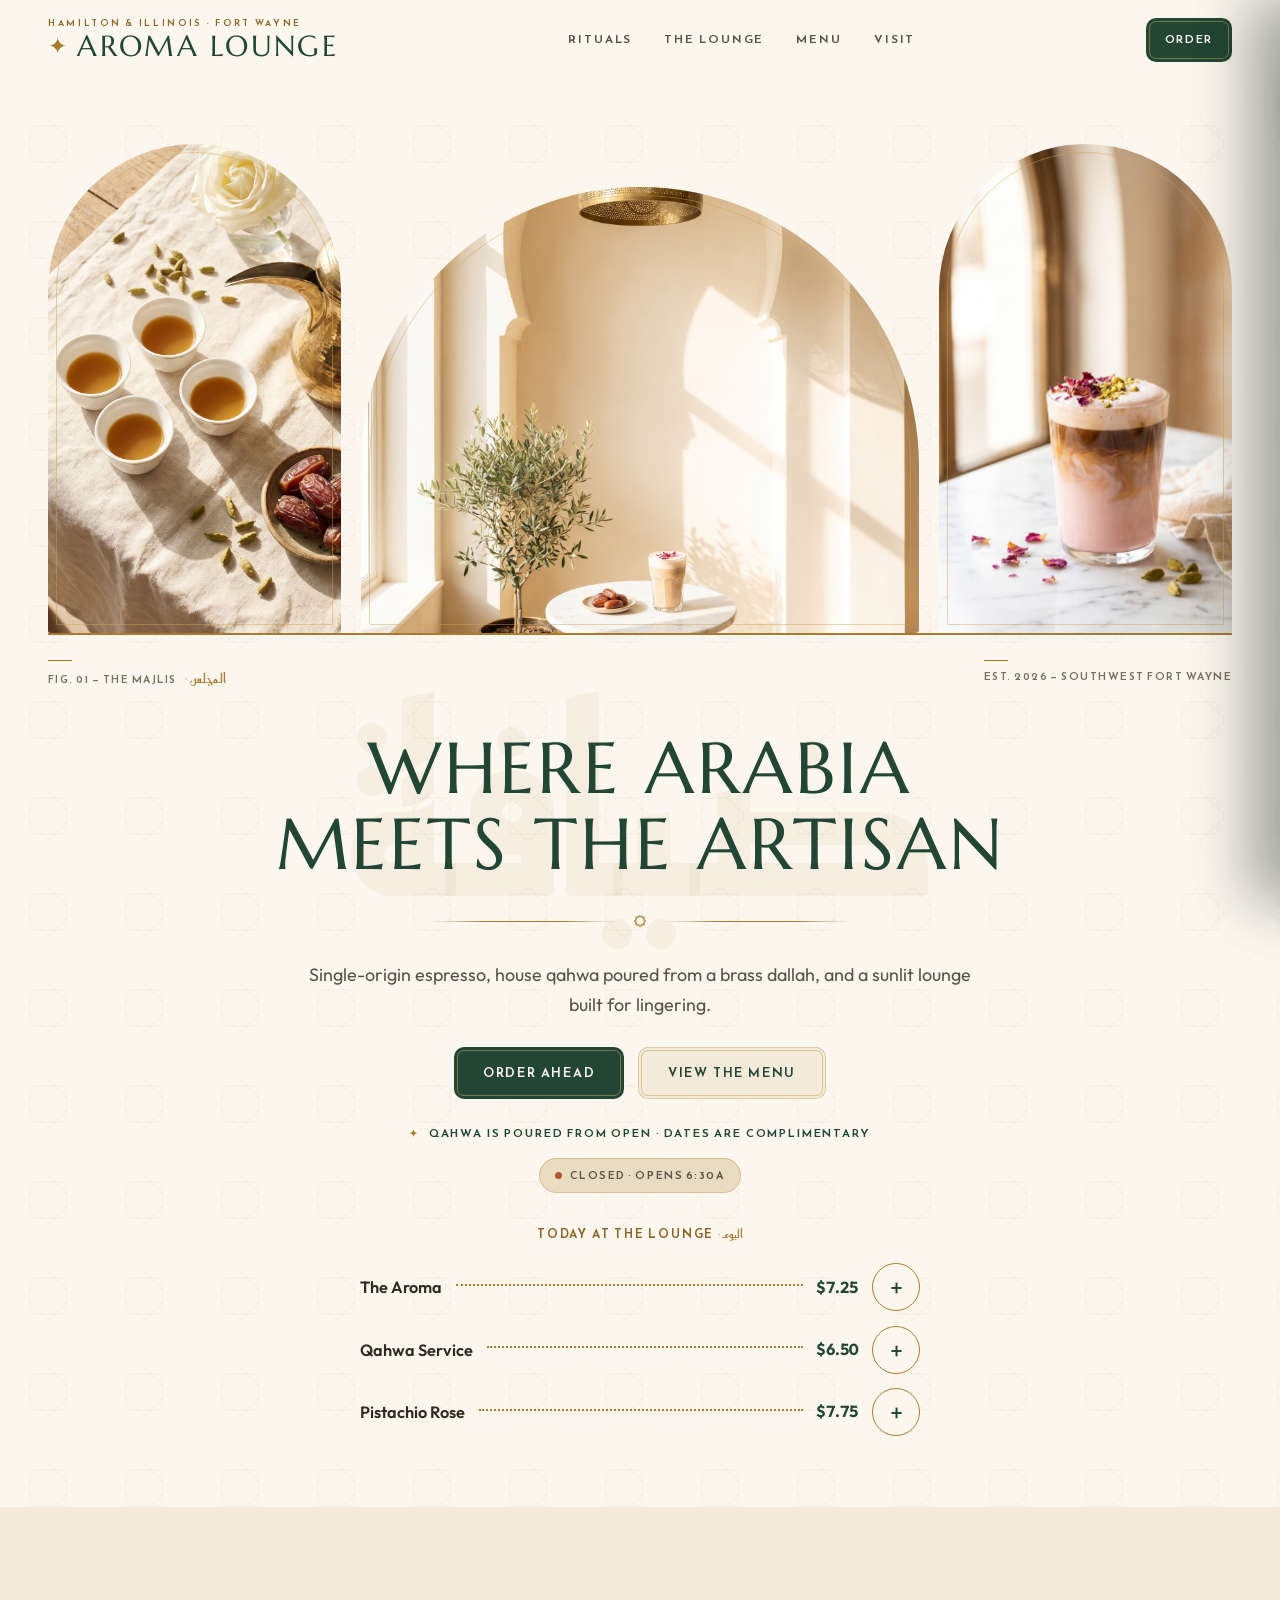
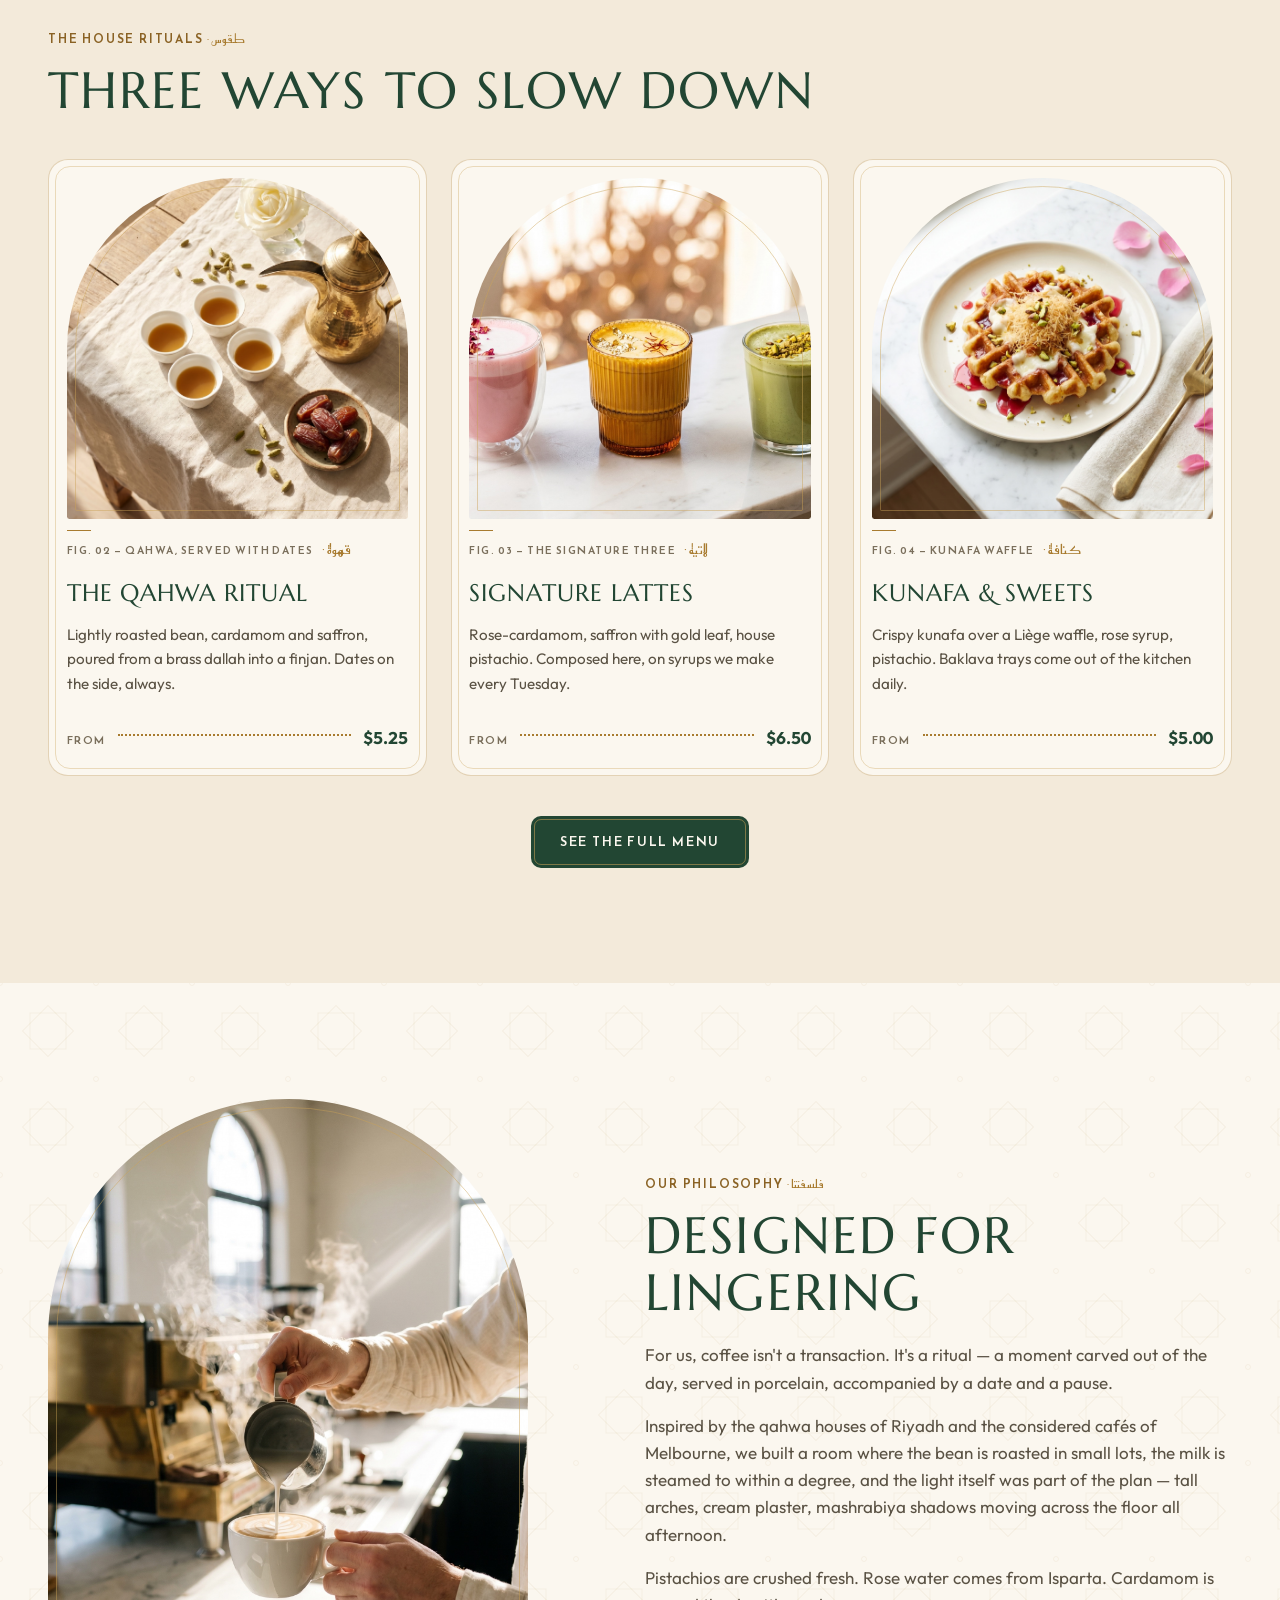
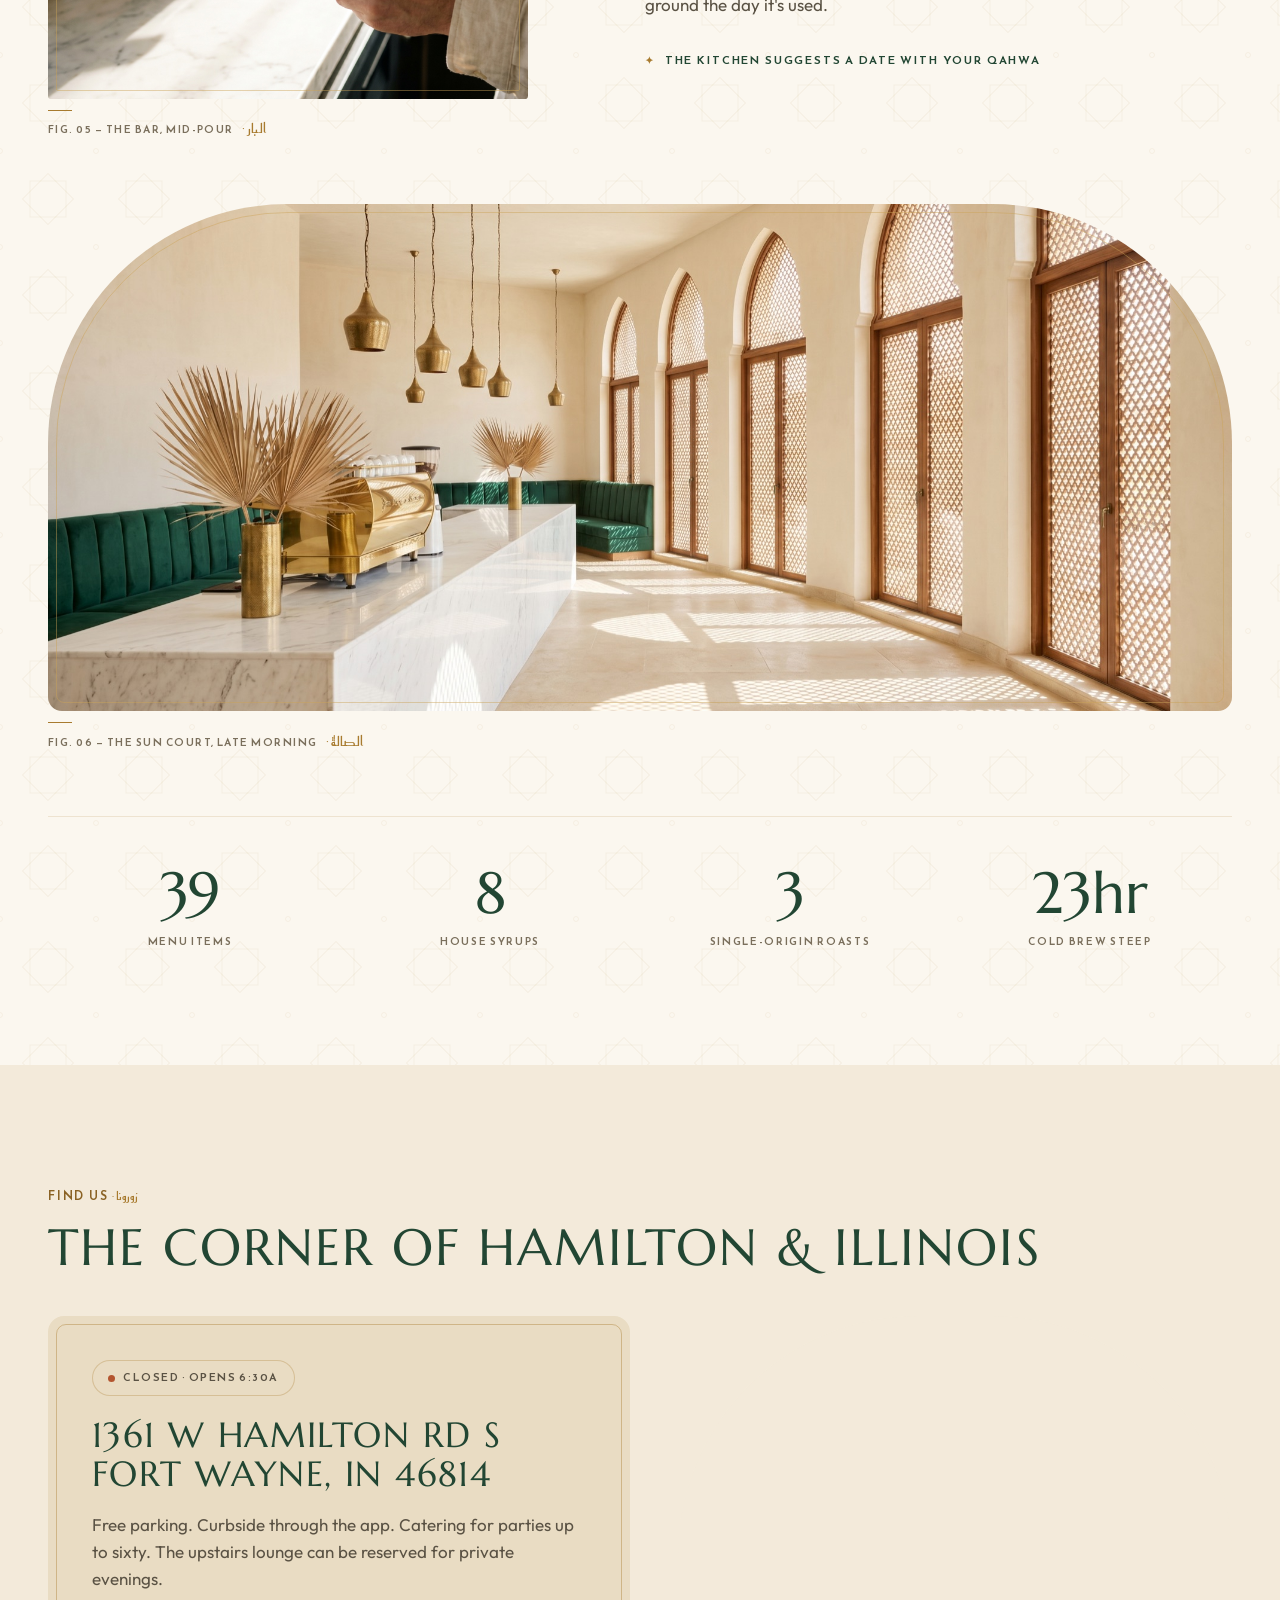
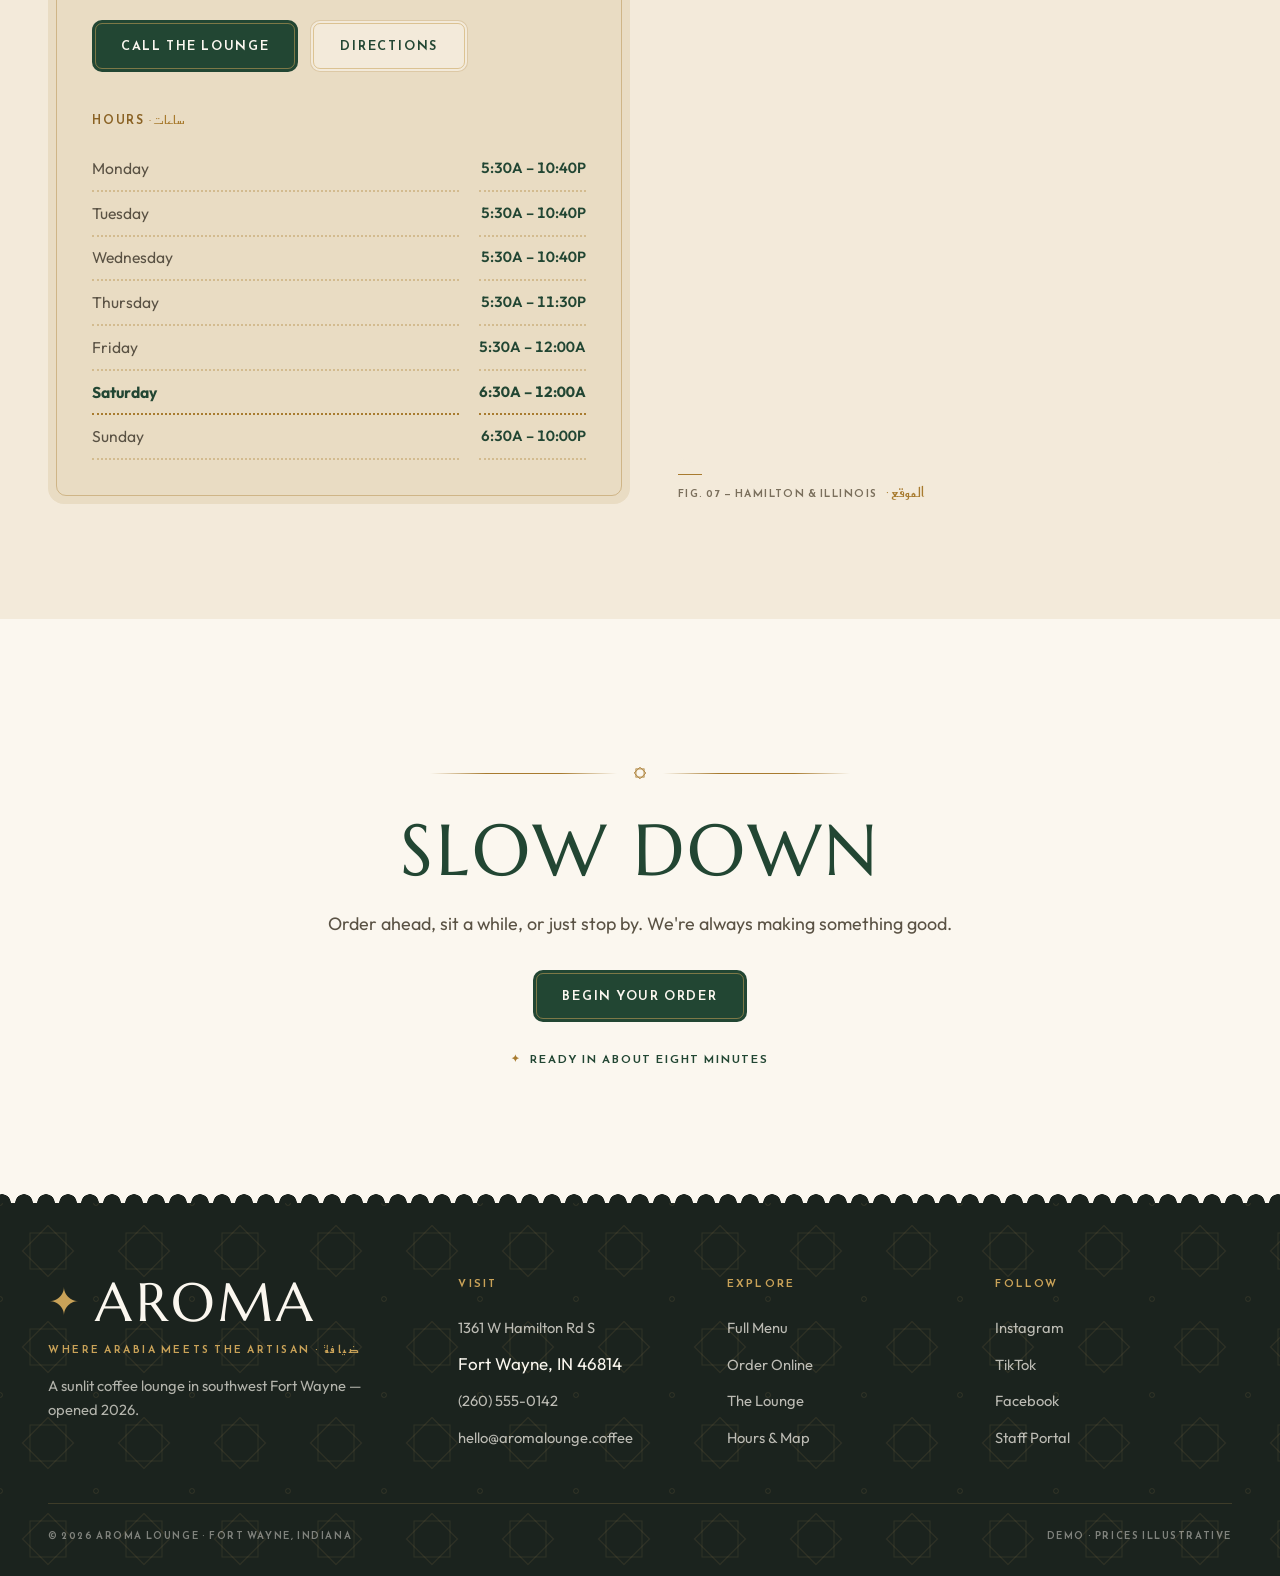
<file: index.html>
<!DOCTYPE html>
<html lang="en">
<head>
  <meta charset="UTF-8" />
  <meta name="viewport" content="width=device-width, initial-scale=1.0" />
  <title>Aroma Lounge · Premium Coffee &amp; Lounge · Southwest Fort Wayne</title>
  <meta name="description" content="Where Arabia meets the artisan. A sunlit coffee lounge at Hamilton & Illinois in southwest Fort Wayne — qahwa, signature lattes, kunafa, and a room built for lingering." />

  <link rel="preconnect" href="https://fonts.googleapis.com" />
  <link rel="preconnect" href="https://fonts.gstatic.com" crossorigin />
  <link href="https://fonts.googleapis.com/css2?family=Marcellus&family=Outfit:wght@400;500;600;700&family=Reem+Kufi:wght@400;600&display=swap" rel="stylesheet" />

  <link rel="stylesheet" href="assets/css/main.css?v=2" />
  <link rel="stylesheet" href="assets/css/menu.css?v=2" />
  <link rel="icon" type="image/svg+xml" href="data:image/svg+xml,%3Csvg xmlns='http://www.w3.org/2000/svg' viewBox='0 0 100 100'%3E%3Crect width='100' height='100' fill='%23FBF7EF'/%3E%3Cg fill='none' stroke='%23A87B2F' stroke-width='5'%3E%3Crect x='30' y='30' width='40' height='40'/%3E%3Crect x='30' y='30' width='40' height='40' transform='rotate(45 50 50)'/%3E%3C/g%3E%3C/svg%3E" />
</head>
<body>

  <!-- Navigation -->
  <nav class="nav" id="nav">
    <a href="index.html" class="nav-brand">
      <span class="nav-tagline">Hamilton &amp; Illinois · Fort Wayne</span>
      <span class="nav-wordmark"><span class="mark">✦</span>Aroma Lounge</span>
    </a>
    <div class="nav-links" id="nav-links">
      <a href="#rituals" class="nav-link">Rituals</a>
      <a href="#story" class="nav-link">The Lounge</a>
      <a href="menu.html" class="nav-link">Menu</a>
      <a href="#visit" class="nav-link">Visit</a>
    </div>
    <a href="order.html" class="nav-cta">
      <span>Order</span>
      <span class="nav-cta-count" data-cart-count style="display:none;">0</span>
    </a>
    <button class="nav-toggle" id="nav-toggle" aria-label="Toggle menu">
      <span></span><span></span><span></span>
    </button>
  </nav>

  <!-- HERO — The Arcade -->
  <header class="hero">
    <div class="container">

      <div class="arcade fade-up">
        <figure class="fig side">
          <div class="arch-frame">
            <img src="assets/img/day-arabic-service.jpg" alt="Arabic qahwa service with dallah and dates" />
          </div>
        </figure>
        <figure class="fig center">
          <div class="arch-frame">
            <img src="assets/img/day-arch-alcove.jpg" alt="Sunlit arched alcove inside Aroma Lounge" fetchpriority="high" />
          </div>
        </figure>
        <figure class="fig side">
          <div class="arch-frame">
            <img src="assets/img/day-rose-latte.jpg" alt="Rose-cardamom latte on marble" />
          </div>
        </figure>
      </div>
      <div class="arcade-figs fade-up" style="animation-delay: 0.1s;">
        <span class="fig-caption">fig. 01 — the majlis <span class="ar">· المجلس</span></span>
        <span class="fig-caption" style="text-align: right;">est. 2026 — southwest fort wayne</span>
      </div>

      <div class="hero-headline fade-up" style="animation-delay: 0.2s;">
        <span class="watermark" aria-hidden="true" lang="ar">ضيافة</span>
        <h1 class="h-display">Where Arabia<br />meets the artisan</h1>
      </div>

      <div class="divider-star fade-up" style="animation-delay: 0.3s; max-width: 420px; margin-inline: auto;">
        <span class="star"><svg class="star-svg" viewBox="0 0 24 24" aria-hidden="true"><g fill="none" stroke="currentColor" stroke-width="1.5"><rect x="5" y="5" width="14" height="14"/><rect x="5" y="5" width="14" height="14" transform="rotate(45 12 12)"/></g></svg></span>
      </div>

      <p class="lead hero-sub fade-up" style="animation-delay: 0.35s;">
        Single-origin espresso, house qahwa poured from a brass dallah, and a sunlit lounge built for lingering.
      </p>

      <div class="hero-ctas fade-up" style="animation-delay: 0.45s;">
        <a href="menu.html" class="btn btn-primary">Order Ahead</a>
        <a href="menu.html" class="btn btn-secondary">View the Menu</a>
      </div>

      <div class="hero-foot fade-up" style="animation-delay: 0.55s;">
        <span class="concierge">Qahwa is poured from open · dates are complimentary</span>
        <span class="chip-open" id="open-chip">Open now</span>
      </div>

      <!-- Today at the Lounge — live carte -->
      <div class="carte fade-up" style="animation-delay: 0.65s;">
        <div class="carte-title kufi">Today at the Lounge <span class="ar">· اليوم</span></div>
        <div class="carte-row in">
          <span class="nm">The Aroma</span>
          <span class="leader" aria-hidden="true"></span>
          <span class="price">$7.25</span>
          <button class="menu-add" data-quick-add="aroma-latte" aria-label="Add The Aroma to bag"><span class="ic">+</span></button>
        </div>
        <div class="carte-row in">
          <span class="nm">Qahwa Service</span>
          <span class="leader" aria-hidden="true"></span>
          <span class="price">$6.50</span>
          <button class="menu-add" data-quick-add="qahwa" aria-label="Add Qahwa Service to bag"><span class="ic">+</span></button>
        </div>
        <div class="carte-row in">
          <span class="nm">Pistachio Rose</span>
          <span class="leader" aria-hidden="true"></span>
          <span class="price">$7.75</span>
          <button class="menu-add" data-quick-add="pistachio-rose" aria-label="Add Pistachio Rose to bag"><span class="ic">+</span></button>
        </div>
      </div>

    </div>
  </header>

  <!-- THREE RITUALS -->
  <section class="section band-sand" id="rituals">
    <div class="container">
      <div data-reveal style="margin-bottom: 2.5rem;">
        <span class="kufi">The House Rituals <span class="ar">· طقوس</span></span>
        <h2 class="h-1" style="margin-top: 0.75rem;">Three ways to slow down</h2>
      </div>

      <div class="rituals">
        <a href="menu.html#cat-arabic" class="ritual-card" data-reveal>
          <figure class="fig">
            <div class="arch-frame">
              <img src="assets/img/day-arabic-service.jpg" alt="Qahwa ritual" loading="lazy" />
            </div>
            <span class="fig-caption">fig. 02 — qahwa, served with dates <span class="ar">· قهوة</span></span>
          </figure>
          <h3 class="h-3">The Qahwa Ritual</h3>
          <p>Lightly roasted bean, cardamom and saffron, poured from a brass dallah into a finjan. Dates on the side, always.</p>
          <div class="from-row">
            <span class="lbl">From</span>
            <span class="leader" aria-hidden="true"></span>
            <span class="price">$5.25</span>
          </div>
        </a>

        <a href="menu.html#cat-signature" class="ritual-card" data-reveal data-delay="1">
          <figure class="fig">
            <div class="arch-frame">
              <img src="assets/img/day-trio.jpg" alt="Signature latte lineup" loading="lazy" />
            </div>
            <span class="fig-caption">fig. 03 — the signature three <span class="ar">· لاتيه</span></span>
          </figure>
          <h3 class="h-3">Signature Lattes</h3>
          <p>Rose-cardamom, saffron with gold leaf, house pistachio. Composed here, on syrups we make every Tuesday.</p>
          <div class="from-row">
            <span class="lbl">From</span>
            <span class="leader" aria-hidden="true"></span>
            <span class="price">$6.50</span>
          </div>
        </a>

        <a href="menu.html#cat-waffles" class="ritual-card" data-reveal data-delay="2">
          <figure class="fig">
            <div class="arch-frame">
              <img src="assets/img/day-kunafa-waffle.jpg" alt="Kunafa waffle" loading="lazy" />
            </div>
            <span class="fig-caption">fig. 04 — kunafa waffle <span class="ar">· كنافة</span></span>
          </figure>
          <h3 class="h-3">Kunafa &amp; Sweets</h3>
          <p>Crispy kunafa over a Liège waffle, rose syrup, pistachio. Baklava trays come out of the kitchen daily.</p>
          <div class="from-row">
            <span class="lbl">From</span>
            <span class="leader" aria-hidden="true"></span>
            <span class="price">$5.00</span>
          </div>
        </a>
      </div>

      <div style="text-align: center; margin-top: 2.5rem;" data-reveal>
        <a href="menu.html" class="btn btn-primary">See the Full Menu</a>
      </div>
    </div>
  </section>

  <!-- STORY — Designed for lingering -->
  <section class="section band-lattice" id="story">
    <div class="container">
      <div class="story">
        <figure class="fig" data-reveal>
          <div class="arch-frame">
            <img src="assets/img/day-barista.jpg" alt="Barista pouring latte art in daylight" loading="lazy" />
          </div>
          <span class="fig-caption">fig. 05 — the bar, mid-pour <span class="ar">· البار</span></span>
        </figure>
        <div class="story-body" data-reveal data-delay="1">
          <span class="kufi">Our Philosophy <span class="ar">· فلسفتنا</span></span>
          <h2 class="h-1" style="margin: 0.75rem 0 1.25rem;">Designed for lingering</h2>
          <p>For us, coffee isn't a transaction. It's a ritual — a moment carved out of the day, served in porcelain, accompanied by a date and a pause.</p>
          <p>Inspired by the qahwa houses of Riyadh and the considered cafés of Melbourne, we built a room where the bean is roasted in small lots, the milk is steamed to within a degree, and the light itself was part of the plan — tall arches, cream plaster, mashrabiya shadows moving across the floor all afternoon.</p>
          <p>Pistachios are crushed fresh. Rose water comes from Isparta. Cardamom is ground the day it's used.</p>
          <span class="concierge">The kitchen suggests a date with your qahwa</span>
        </div>
      </div>

      <figure class="fig" data-reveal style="margin-top: clamp(2.5rem, 6vw, 4rem);">
        <div class="arch-frame arch-soft" style="aspect-ratio: 21/9;">
          <img src="assets/img/day-lounge-wide.jpg" alt="The sunlit main floor of Aroma Lounge" loading="lazy" />
        </div>
        <span class="fig-caption">fig. 06 — the sun court, late morning <span class="ar">· الصالة</span></span>
      </figure>

      <div class="stats">
        <div data-reveal>
          <div class="stat-num"><span data-count="42">0</span></div>
          <div class="stat-label">Menu Items</div>
        </div>
        <div data-reveal data-delay="1">
          <div class="stat-num"><span data-count="9">0</span></div>
          <div class="stat-label">House Syrups</div>
        </div>
        <div data-reveal data-delay="2">
          <div class="stat-num"><span data-count="3">0</span></div>
          <div class="stat-label">Single-Origin Roasts</div>
        </div>
        <div data-reveal data-delay="3">
          <div class="stat-num"><span data-count="24" data-suffix="hr">0</span></div>
          <div class="stat-label">Cold Brew Steep</div>
        </div>
      </div>
    </div>
  </section>

  <!-- THE NICHE — visit -->
  <section class="section band-sand" id="visit">
    <div class="container">
      <div data-reveal style="margin-bottom: 2.5rem;">
        <span class="kufi">Find Us <span class="ar">· زورونا</span></span>
        <h2 class="h-1" style="margin-top: 0.75rem;">The corner of Hamilton &amp; Illinois</h2>
      </div>

      <div class="niche">
        <div class="niche-panel" data-reveal>
          <span class="chip-open" id="open-chip-2">Open now</span>
          <h3 class="h-2" style="margin-top: 1.25rem;">1361 W Hamilton Rd S<br />Fort Wayne, IN 46814</h3>
          <p style="margin-top: 1rem;">Free parking. Curbside through the app. Catering for parties up to sixty. The upstairs lounge can be reserved for private evenings.</p>

          <div style="display: flex; gap: 0.75rem; flex-wrap: wrap; margin-top: 1.75rem;">
            <a href="tel:+12605550142" class="btn btn-primary">Call the Lounge</a>
            <a href="https://maps.google.com/?q=1361+W+Hamilton+Rd+S,+Fort+Wayne,+IN+46814" target="_blank" rel="noopener" class="btn btn-secondary">Directions</a>
          </div>

          <div style="margin-top: 2rem;">
            <span class="kufi">Hours <span class="ar">· ساعات</span></span>
            <div class="hours-grid">
              <span class="day">Monday</span><span class="time">5:30A – 10:40P</span>
              <span class="day">Tuesday</span><span class="time">5:30A – 10:40P</span>
              <span class="day">Wednesday</span><span class="time">5:30A – 10:40P</span>
              <span class="day">Thursday</span><span class="time">5:30A – 11:30P</span>
              <span class="day">Friday</span><span class="time">5:30A – 12:00A</span>
              <span class="day">Saturday</span><span class="time">6:30A – 12:00A</span>
              <span class="day">Sunday</span><span class="time">6:30A – 10:00P</span>
            </div>
          </div>
        </div>

        <figure class="fig" data-reveal data-delay="1" style="display: flex; flex-direction: column;">
          <div class="map-arch" style="flex: 1;">
            <iframe
              src="https://www.google.com/maps?q=1361+W+Hamilton+Rd+S,+Fort+Wayne,+IN+46814&output=embed"
              loading="lazy"
              referrerpolicy="no-referrer-when-downgrade"
              title="Aroma Lounge location"></iframe>
          </div>
          <span class="fig-caption">fig. 07 — hamilton &amp; illinois <span class="ar">· الموقع</span></span>
        </figure>
      </div>
    </div>
  </section>

  <!-- CTA -->
  <section class="section">
    <div class="container text-center">
      <div class="divider-star" data-reveal style="max-width: 420px; margin-inline: auto;">
        <span class="star"><svg class="star-svg" viewBox="0 0 24 24" aria-hidden="true"><g fill="none" stroke="currentColor" stroke-width="1.5"><rect x="5" y="5" width="14" height="14"/><rect x="5" y="5" width="14" height="14" transform="rotate(45 12 12)"/></g></svg></span>
      </div>
      <h2 class="h-display" data-reveal style="margin-top: 1.5rem;">Slow down</h2>
      <p class="lead mx-auto" data-reveal data-delay="1" style="margin: 1.25rem auto 0; text-align: center;">Order ahead, sit a while, or just stop by. We're always making something good.</p>
      <div data-reveal data-delay="2" style="margin-top: 2rem;">
        <a href="menu.html" class="btn btn-primary">Begin Your Order</a>
      </div>
      <div data-reveal data-delay="3" style="margin-top: 1.25rem;">
        <span class="concierge">Ready in about eight minutes</span>
      </div>
    </div>
  </section>

  <!-- FOOTER -->
  <div class="footer-scallop" aria-hidden="true"></div>
  <footer class="footer">
    <div class="footer-grid">
      <div class="footer-brand-block">
        <div class="footer-brand"><span class="mark">✦</span>Aroma</div>
        <div class="footer-tag">Where Arabia meets the artisan · ضيافة</div>
        <p>A sunlit coffee lounge in southwest Fort Wayne — opened 2026.</p>
      </div>
      <div class="footer-col">
        <h4>Visit</h4>
        <ul>
          <li><a href="https://maps.google.com/?q=1361+W+Hamilton+Rd+S,+Fort+Wayne,+IN+46814" target="_blank" rel="noopener">1361 W Hamilton Rd S</a></li>
          <li>Fort Wayne, IN 46814</li>
          <li><a href="tel:+12605550142">(260) 555-0142</a></li>
          <li><a href="mailto:hello@aromalounge.coffee">hello@aromalounge.coffee</a></li>
        </ul>
      </div>
      <div class="footer-col">
        <h4>Explore</h4>
        <ul>
          <li><a href="menu.html">Full Menu</a></li>
          <li><a href="order.html">Order Online</a></li>
          <li><a href="#story">The Lounge</a></li>
          <li><a href="#visit">Hours &amp; Map</a></li>
        </ul>
      </div>
      <div class="footer-col">
        <h4>Follow</h4>
        <ul>
          <li><a href="https://instagram.com/aromaloungecoffee" target="_blank" rel="noopener">Instagram</a></li>
          <li><a href="https://tiktok.com/@aromaloungecoffee" target="_blank" rel="noopener">TikTok</a></li>
          <li><a href="https://facebook.com/aromaloungecoffee" target="_blank" rel="noopener">Facebook</a></li>
          <li><a href="admin/">Staff Portal</a></li>
        </ul>
      </div>
    </div>
    <div class="footer-bottom">
      <span>© <span data-year>2026</span> Aroma Lounge · Fort Wayne, Indiana</span>
      <span>Demo · prices illustrative</span>
    </div>
  </footer>

  <!-- Drawer overlay -->
  <div id="drawer-overlay" class="drawer-overlay"></div>

  <!-- Customize sheet -->
  <aside id="customize-sheet" class="customize-sheet" role="dialog" aria-label="Customize your order" aria-hidden="true">
    <div class="customize-header">
      <div>
        <div id="cs-name" class="customize-name">Item</div>
        <div id="cs-base" class="customize-base">Starting at $0.00</div>
      </div>
      <button id="cs-close" class="customize-close" aria-label="Close">×</button>
    </div>
    <div id="cs-body" class="customize-body"></div>
    <div id="cs-foot" class="customize-footer"></div>
  </aside>

  <!-- Cart drawer -->
  <aside id="cart-drawer" class="cart-drawer" role="dialog" aria-label="Your bag" aria-hidden="true">
    <div class="cart-header">
      <div>
        <div class="cart-title">Your Bag <span class="ar" style="color: var(--brass-bright);">· سلتك</span></div>
        <div class="cart-sub">Pickup · ready in 10–15 min</div>
      </div>
      <button id="cart-close" class="cart-close" aria-label="Close cart">×</button>
    </div>
    <div class="cart-scallop" aria-hidden="true"></div>
    <div id="cart-body" class="cart-body"></div>
    <div id="cart-footer" class="cart-footer">
      <div class="cart-total">
        <span class="cart-total-label">Subtotal</span>
        <span id="cart-total" class="cart-total-amount">$0.00</span>
      </div>
      <a href="order.html" class="btn btn-primary btn-block">Checkout</a>
      <p class="cart-note">Demo only · pay at pickup · tax added at checkout</p>
    </div>
  </aside>

  <!-- Cart FAB -->
  <button id="cart-fab" class="cart-fab" aria-label="View your bag">
    <span id="cart-fab-count" class="count">0</span>
    <span>View Bag</span>
    <span id="cart-fab-total" class="total">$0.00</span>
  </button>

  <!-- Toast -->
  <div id="toast" class="toast">
    <span class="check">✦</span>
    <span class="text"></span>
  </div>

  <script src="assets/js/menu-data.js?v=2"></script>
  <script src="assets/js/main.js?v=2"></script>
  <script src="assets/js/menu.js?v=2"></script>
</body>
</html>
</file>
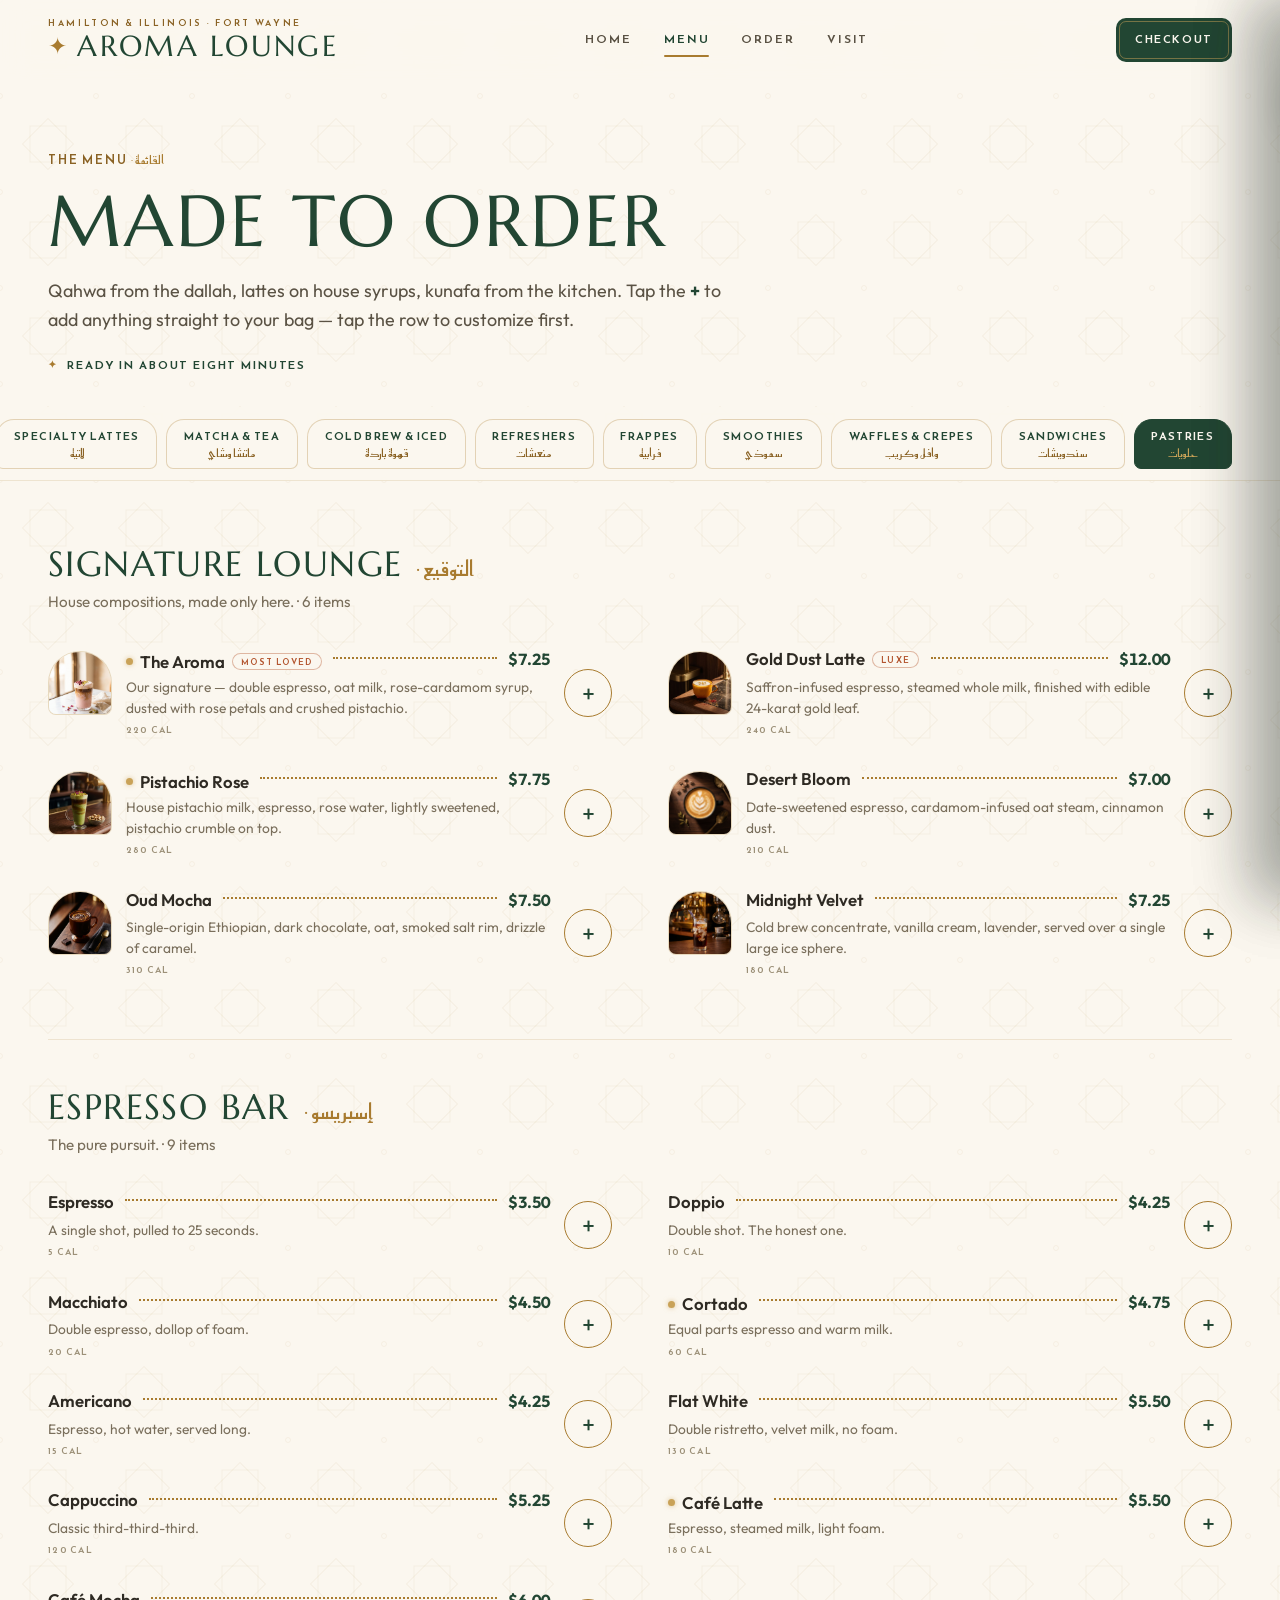
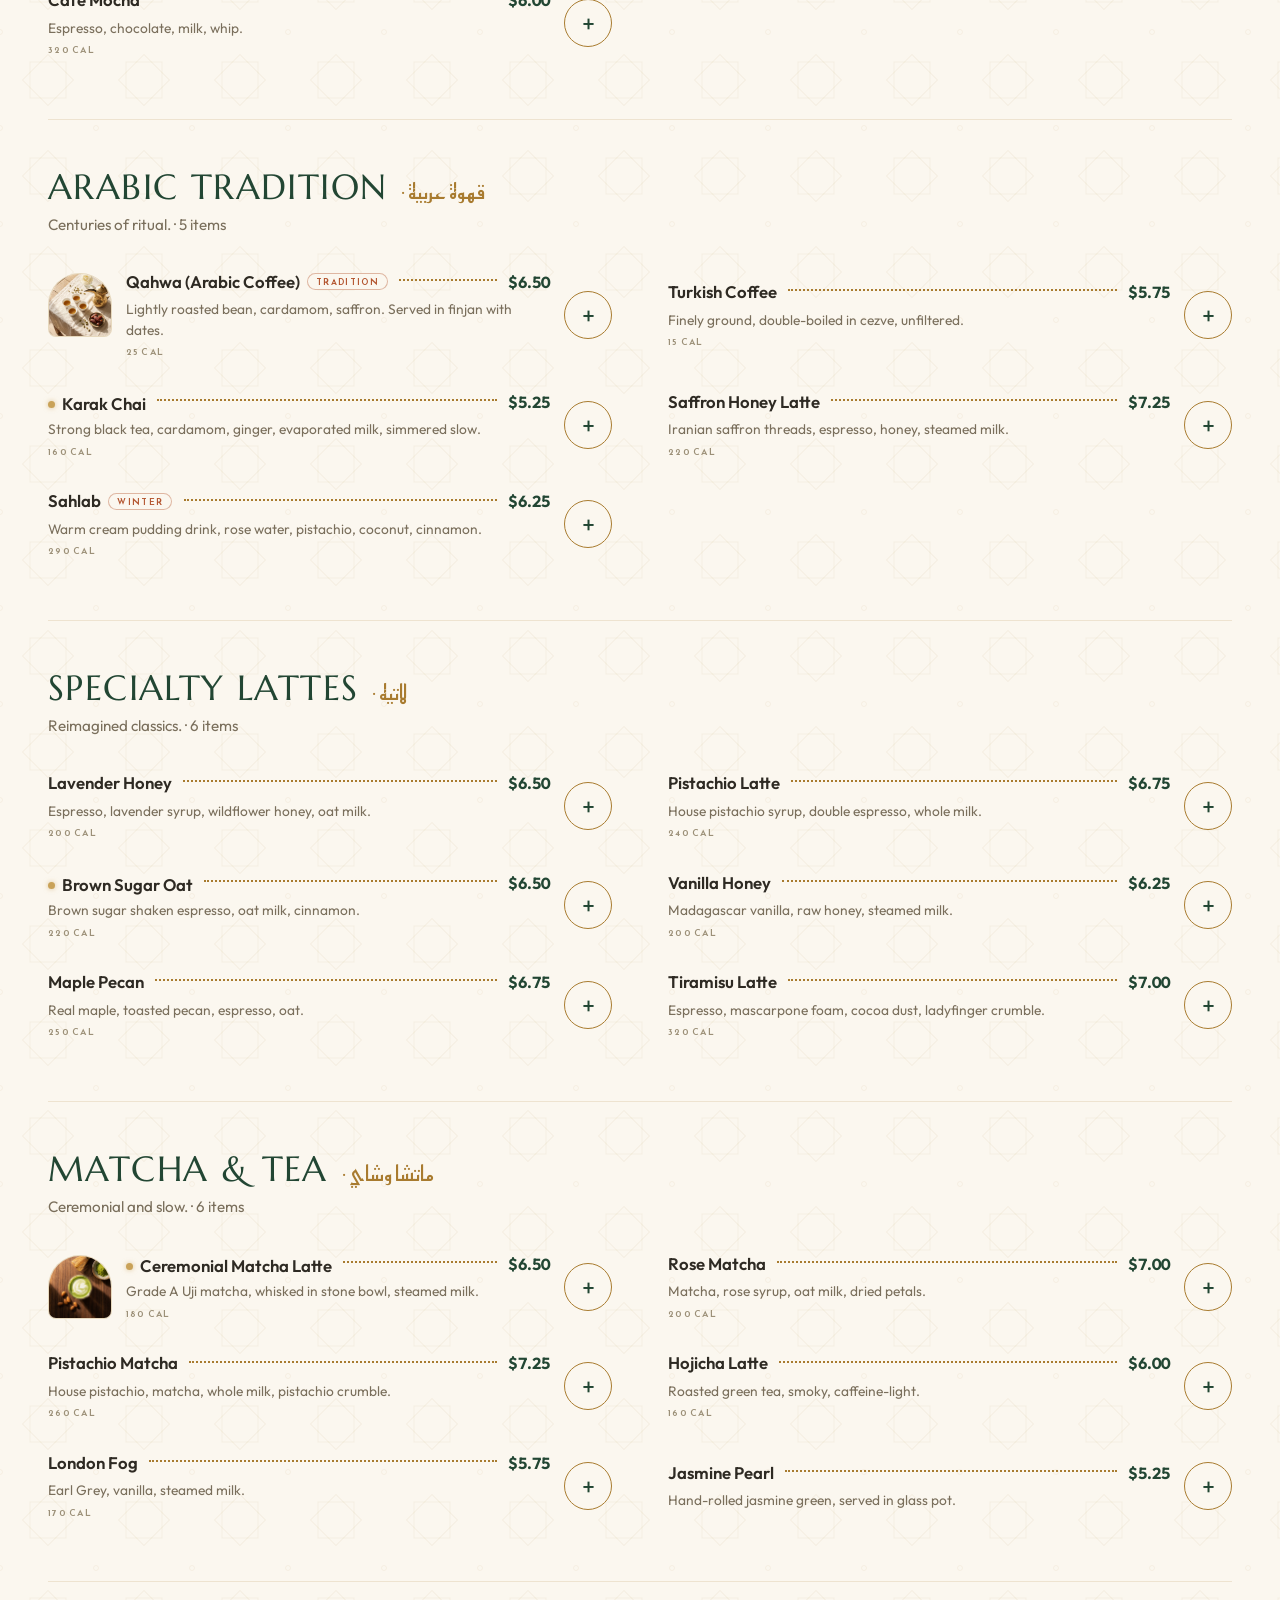
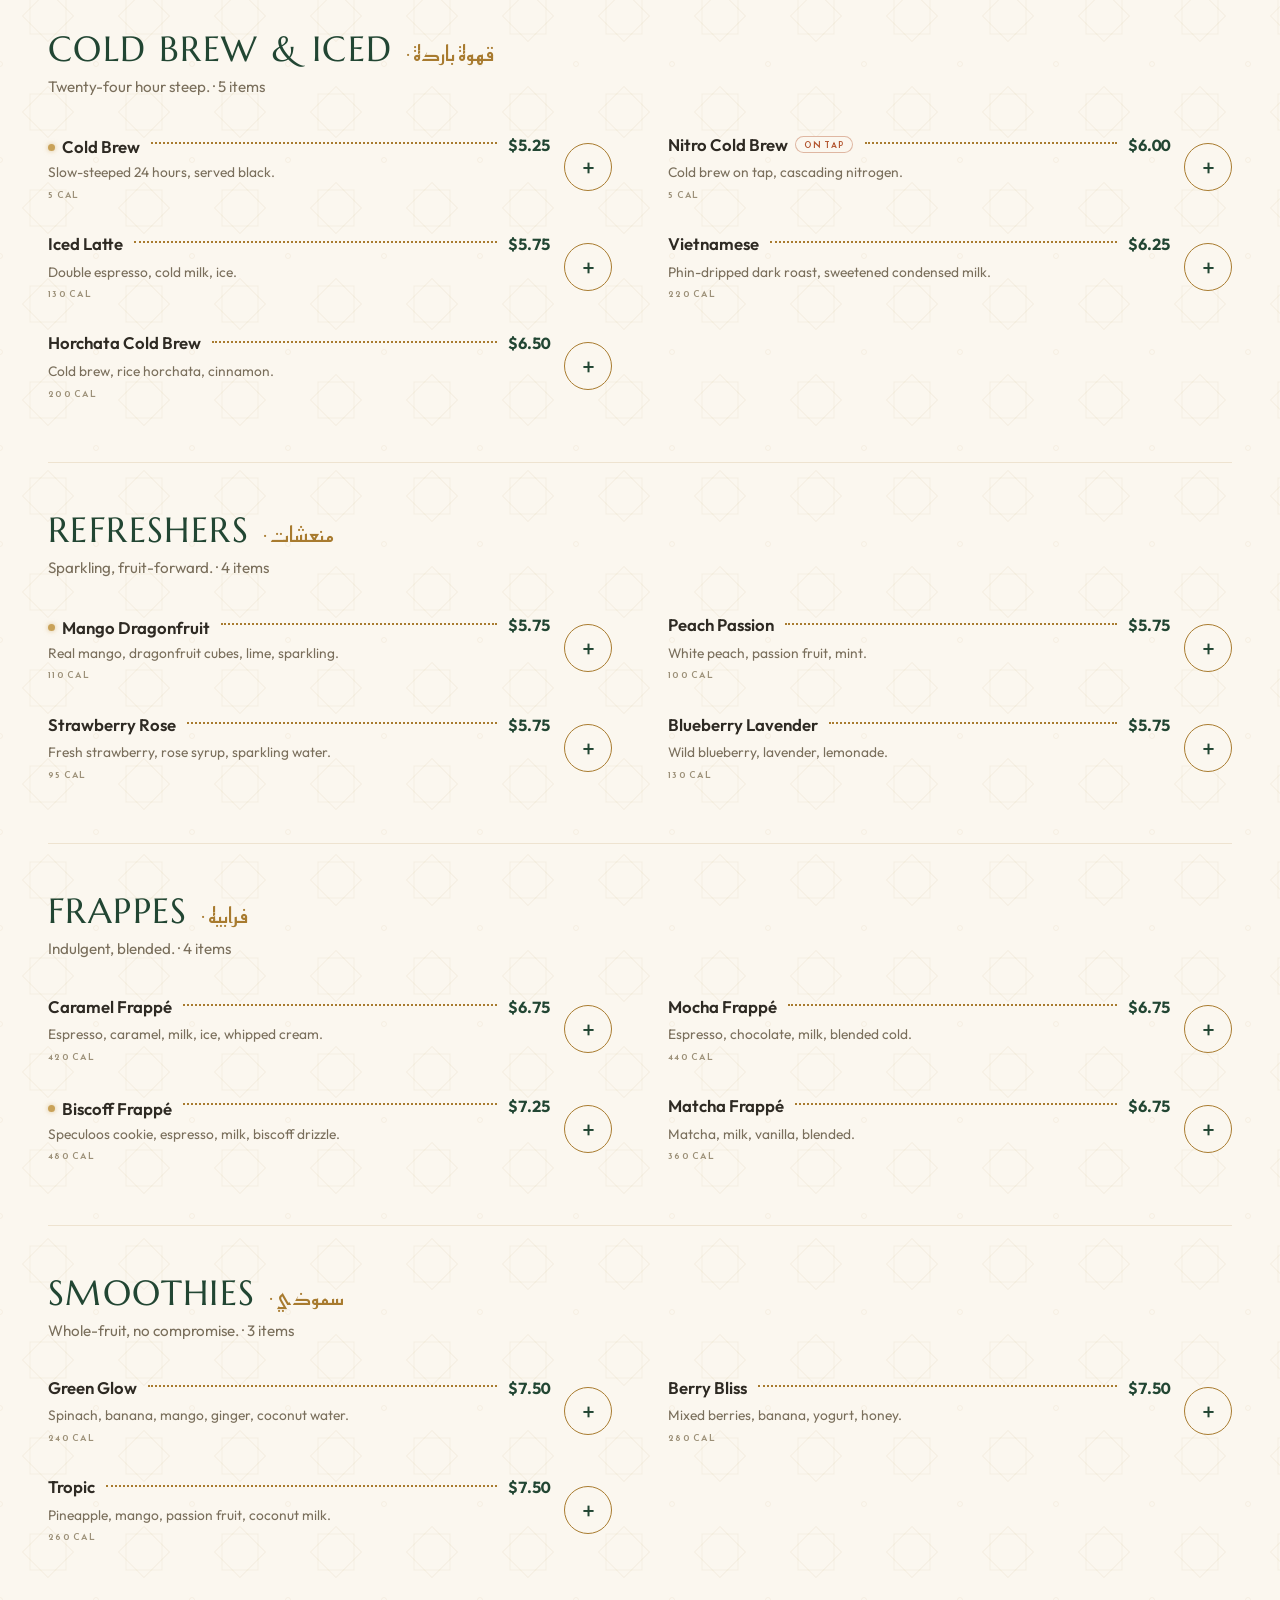
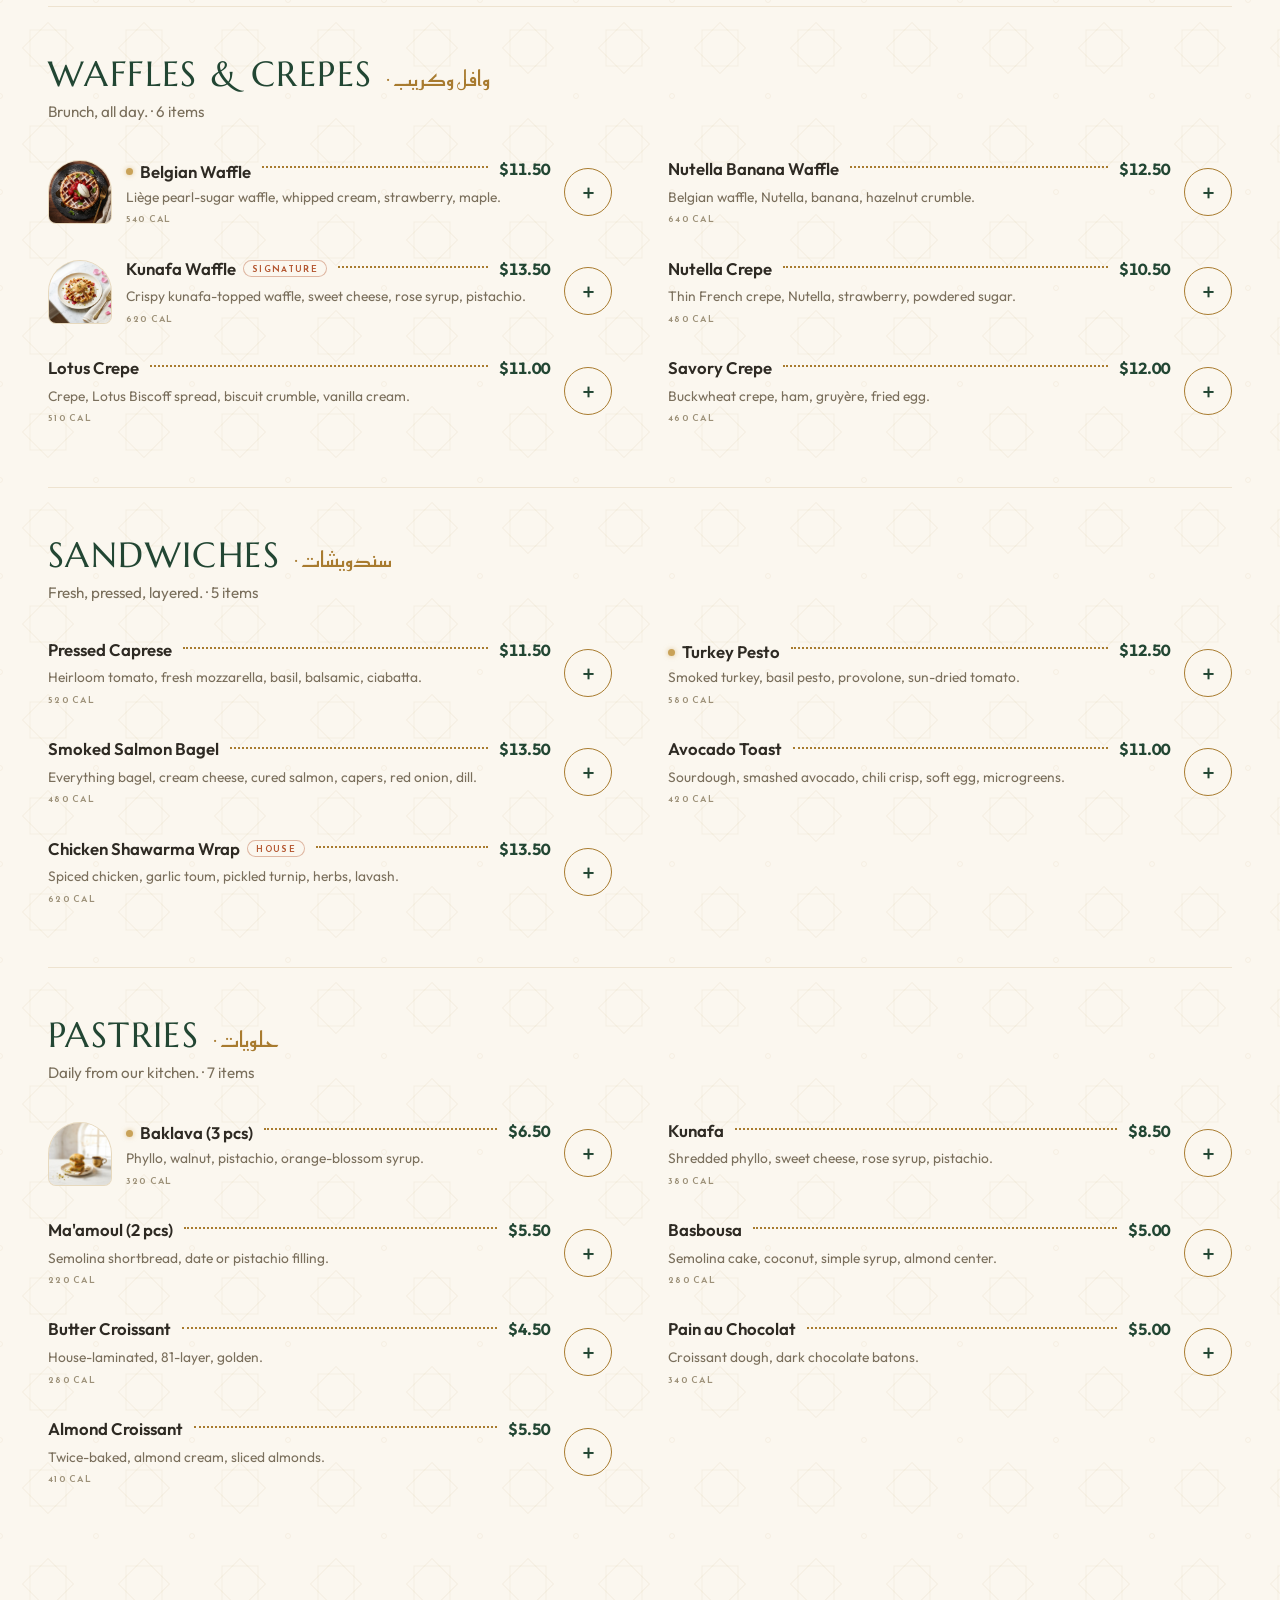
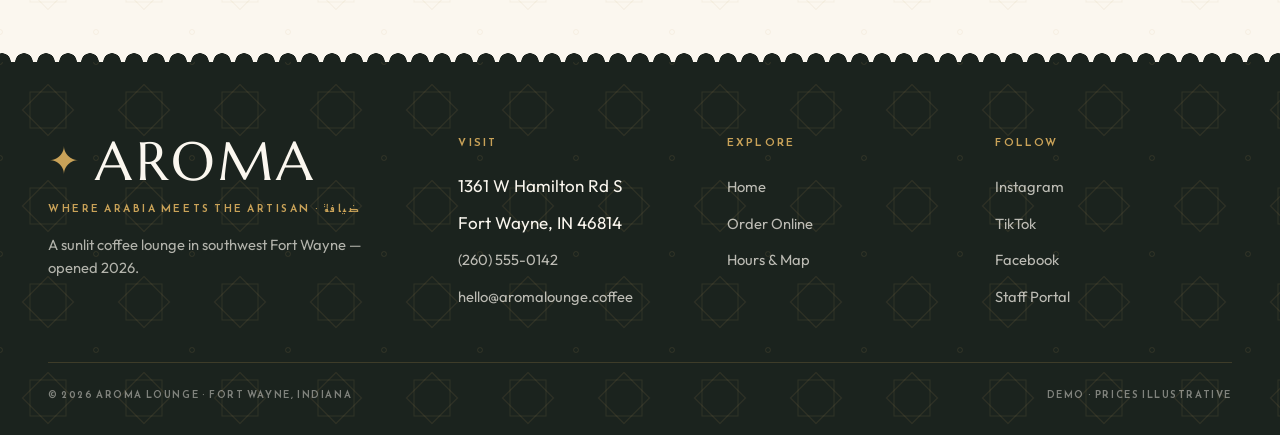
<file: menu.html>
<!DOCTYPE html>
<html lang="en">
<head>
  <meta charset="UTF-8" />
  <meta name="viewport" content="width=device-width, initial-scale=1.0" />
  <title>Menu · Aroma Lounge</title>
  <meta name="description" content="The full Aroma Lounge menu. Qahwa, signature lattes, matcha, kunafa waffles, and more — tap + to add anything to your bag and order ahead." />

  <link rel="preconnect" href="https://fonts.googleapis.com" />
  <link rel="preconnect" href="https://fonts.gstatic.com" crossorigin />
  <link href="https://fonts.googleapis.com/css2?family=Marcellus&family=Outfit:wght@400;500;600;700&family=Reem+Kufi:wght@400;600&display=swap" rel="stylesheet" />

  <link rel="stylesheet" href="assets/css/main.css?v=2" />
  <link rel="stylesheet" href="assets/css/menu.css?v=2" />
  <link rel="icon" type="image/svg+xml" href="data:image/svg+xml,%3Csvg xmlns='http://www.w3.org/2000/svg' viewBox='0 0 100 100'%3E%3Crect width='100' height='100' fill='%23FBF7EF'/%3E%3Cg fill='none' stroke='%23A87B2F' stroke-width='5'%3E%3Crect x='30' y='30' width='40' height='40'/%3E%3Crect x='30' y='30' width='40' height='40' transform='rotate(45 50 50)'/%3E%3C/g%3E%3C/svg%3E" />
</head>
<body>

  <!-- Navigation -->
  <nav class="nav scrolled" id="nav">
    <a href="index.html" class="nav-brand">
      <span class="nav-tagline">Hamilton &amp; Illinois · Fort Wayne</span>
      <span class="nav-wordmark"><span class="mark">✦</span>Aroma Lounge</span>
    </a>
    <div class="nav-links" id="nav-links">
      <a href="index.html" class="nav-link">Home</a>
      <a href="menu.html" class="nav-link" aria-current="page">Menu</a>
      <a href="order.html" class="nav-link">Order</a>
      <a href="index.html#visit" class="nav-link">Visit</a>
    </div>
    <a href="order.html" class="nav-cta">
      <span>Checkout</span>
      <span class="nav-cta-count" data-cart-count style="display:none;">0</span>
    </a>
    <button class="nav-toggle" id="nav-toggle" aria-label="Toggle menu">
      <span></span><span></span><span></span>
    </button>
  </nav>

  <!-- Menu -->
  <div class="menu-page">
    <div class="container">
      <header class="menu-header fade-up">
        <span class="kufi">The Menu <span class="ar">· القائمة</span></span>
        <h1 class="h-display" style="margin-top: 0.75rem;">Made to order</h1>
        <p class="lead">Qahwa from the dallah, lattes on house syrups, kunafa from the kitchen. Tap the <strong style="color: var(--palm);">+</strong> to add anything straight to your bag — tap the row to customize first.</p>
        <span class="concierge" style="margin-top: 1.25rem;">Ready in about eight minutes</span>
      </header>
    </div>

    <!-- Sticky category nav -->
    <div class="cat-nav">
      <div class="cat-nav-track" id="cat-nav-track"></div>
    </div>

    <div class="container">
      <div id="menu-root"></div>
      <noscript>
        <div style="text-align: center; padding: 3rem 1rem;">
          <p style="font-weight: 600;">The interactive menu needs JavaScript.</p>
          <p style="margin-top: 0.5rem;">Call us at <a href="tel:+12605550142" style="color: var(--palm); text-decoration: underline;">(260) 555-0142</a> and we'll read you the day's menu.</p>
        </div>
      </noscript>
    </div>
  </div>

  <!-- FOOTER -->
  <div class="footer-scallop" aria-hidden="true"></div>
  <footer class="footer">
    <div class="footer-grid">
      <div class="footer-brand-block">
        <div class="footer-brand"><span class="mark">✦</span>Aroma</div>
        <div class="footer-tag">Where Arabia meets the artisan · ضيافة</div>
        <p>A sunlit coffee lounge in southwest Fort Wayne — opened 2026.</p>
      </div>
      <div class="footer-col">
        <h4>Visit</h4>
        <ul>
          <li>1361 W Hamilton Rd S</li>
          <li>Fort Wayne, IN 46814</li>
          <li><a href="tel:+12605550142">(260) 555-0142</a></li>
          <li><a href="mailto:hello@aromalounge.coffee">hello@aromalounge.coffee</a></li>
        </ul>
      </div>
      <div class="footer-col">
        <h4>Explore</h4>
        <ul>
          <li><a href="index.html">Home</a></li>
          <li><a href="order.html">Order Online</a></li>
          <li><a href="index.html#visit">Hours &amp; Map</a></li>
        </ul>
      </div>
      <div class="footer-col">
        <h4>Follow</h4>
        <ul>
          <li><a href="https://instagram.com/aromaloungecoffee" target="_blank" rel="noopener">Instagram</a></li>
          <li><a href="https://tiktok.com/@aromaloungecoffee" target="_blank" rel="noopener">TikTok</a></li>
          <li><a href="https://facebook.com/aromaloungecoffee" target="_blank" rel="noopener">Facebook</a></li>
          <li><a href="admin/">Staff Portal</a></li>
        </ul>
      </div>
    </div>
    <div class="footer-bottom">
      <span>© <span data-year>2026</span> Aroma Lounge · Fort Wayne, Indiana</span>
      <span>Demo · prices illustrative</span>
    </div>
  </footer>

  <!-- Drawer overlay -->
  <div id="drawer-overlay" class="drawer-overlay"></div>

  <!-- Customize sheet -->
  <aside id="customize-sheet" class="customize-sheet" role="dialog" aria-label="Customize your order" aria-hidden="true">
    <div class="customize-header">
      <div>
        <div id="cs-name" class="customize-name">Item</div>
        <div id="cs-base" class="customize-base">Starting at $0.00</div>
      </div>
      <button id="cs-close" class="customize-close" aria-label="Close">×</button>
    </div>
    <div id="cs-body" class="customize-body"></div>
    <div id="cs-foot" class="customize-footer"></div>
  </aside>

  <!-- Cart drawer -->
  <aside id="cart-drawer" class="cart-drawer" role="dialog" aria-label="Your bag" aria-hidden="true">
    <div class="cart-header">
      <div>
        <div class="cart-title">Your Bag <span class="ar" style="color: var(--brass-bright);">· سلتك</span></div>
        <div class="cart-sub">Pickup · ready in 10–15 min</div>
      </div>
      <button id="cart-close" class="cart-close" aria-label="Close cart">×</button>
    </div>
    <div class="cart-scallop" aria-hidden="true"></div>
    <div id="cart-body" class="cart-body"></div>
    <div id="cart-footer" class="cart-footer">
      <div class="cart-total">
        <span class="cart-total-label">Subtotal</span>
        <span id="cart-total" class="cart-total-amount">$0.00</span>
      </div>
      <a href="order.html" class="btn btn-primary btn-block">Checkout</a>
      <p class="cart-note">Demo only · pay at pickup · tax added at checkout</p>
    </div>
  </aside>

  <!-- Cart FAB -->
  <button id="cart-fab" class="cart-fab" aria-label="View your bag">
    <span id="cart-fab-count" class="count">0</span>
    <span>View Bag</span>
    <span id="cart-fab-total" class="total">$0.00</span>
  </button>

  <!-- Toast -->
  <div id="toast" class="toast">
    <span class="check">✦</span>
    <span class="text"></span>
  </div>

  <script src="assets/js/menu-data.js?v=2"></script>
  <script src="assets/js/main.js?v=2"></script>
  <script src="assets/js/menu.js?v=2"></script>
</body>
</html>
</file>
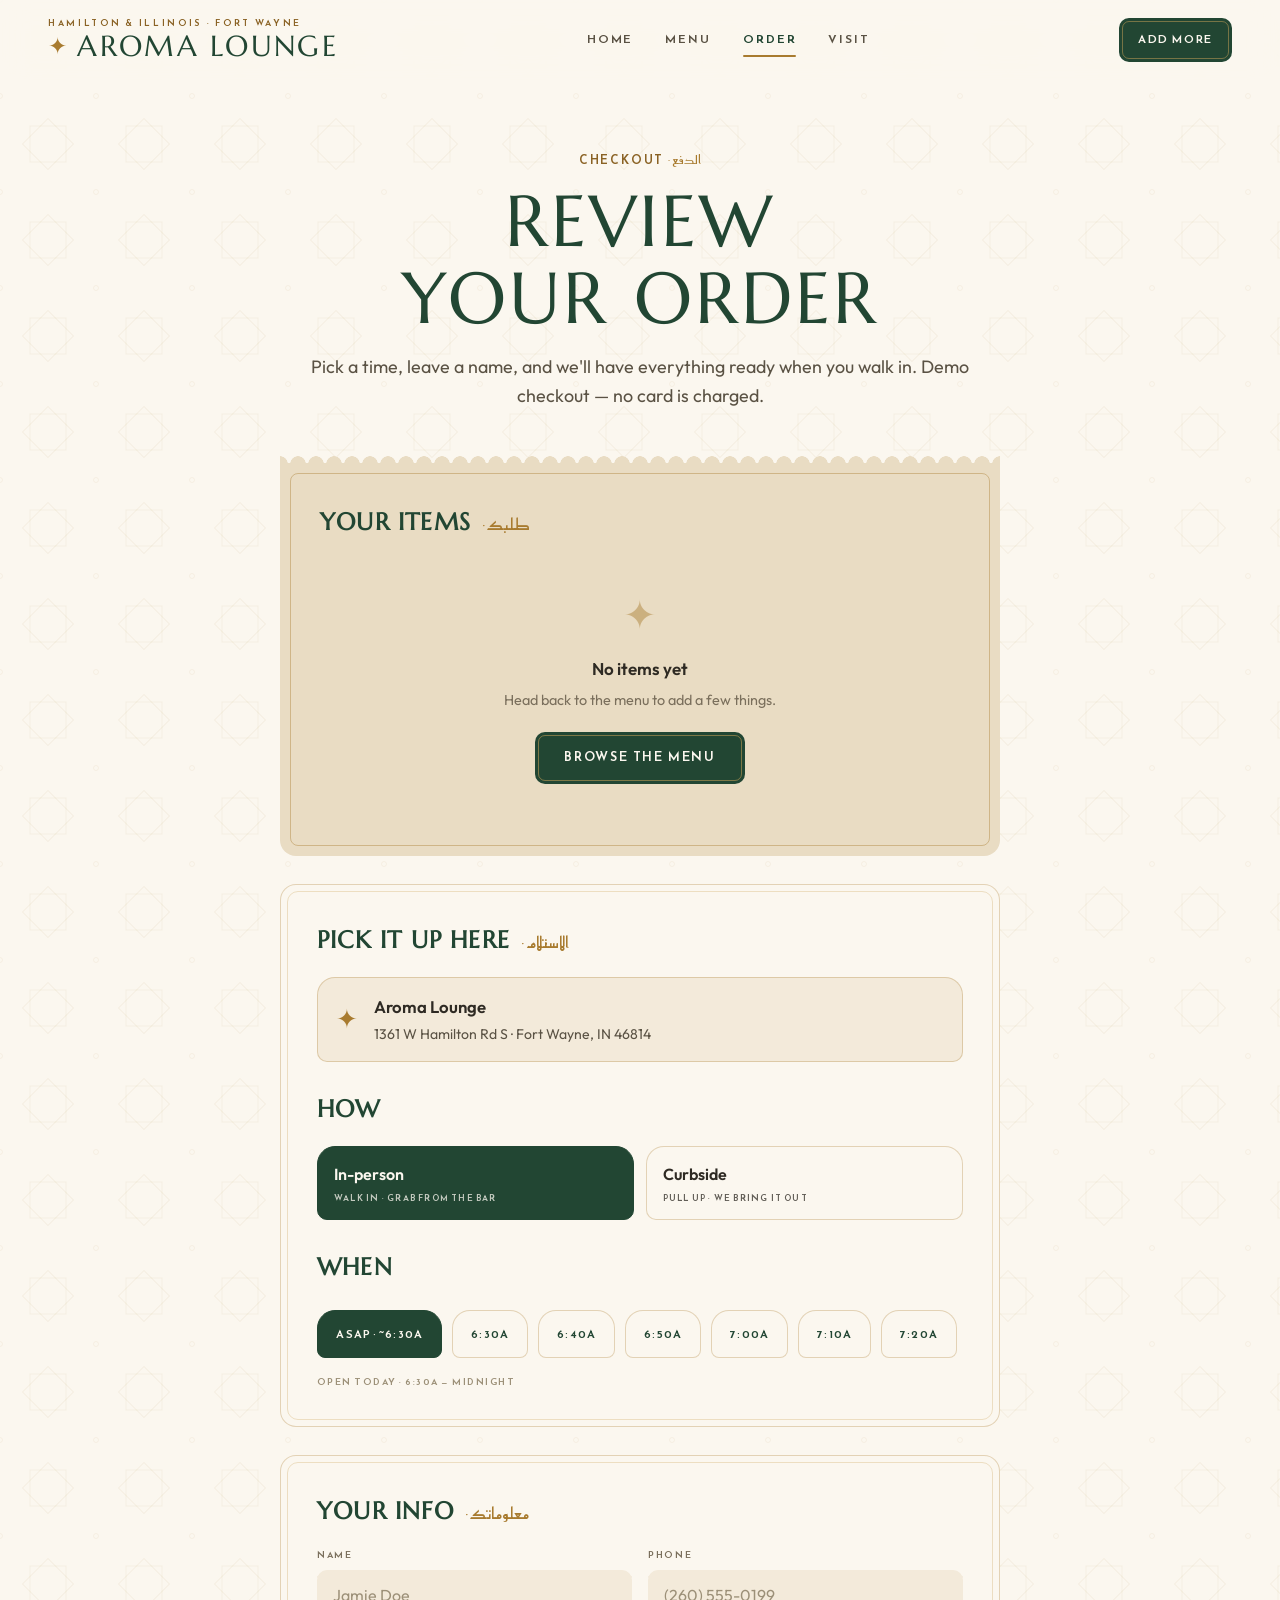
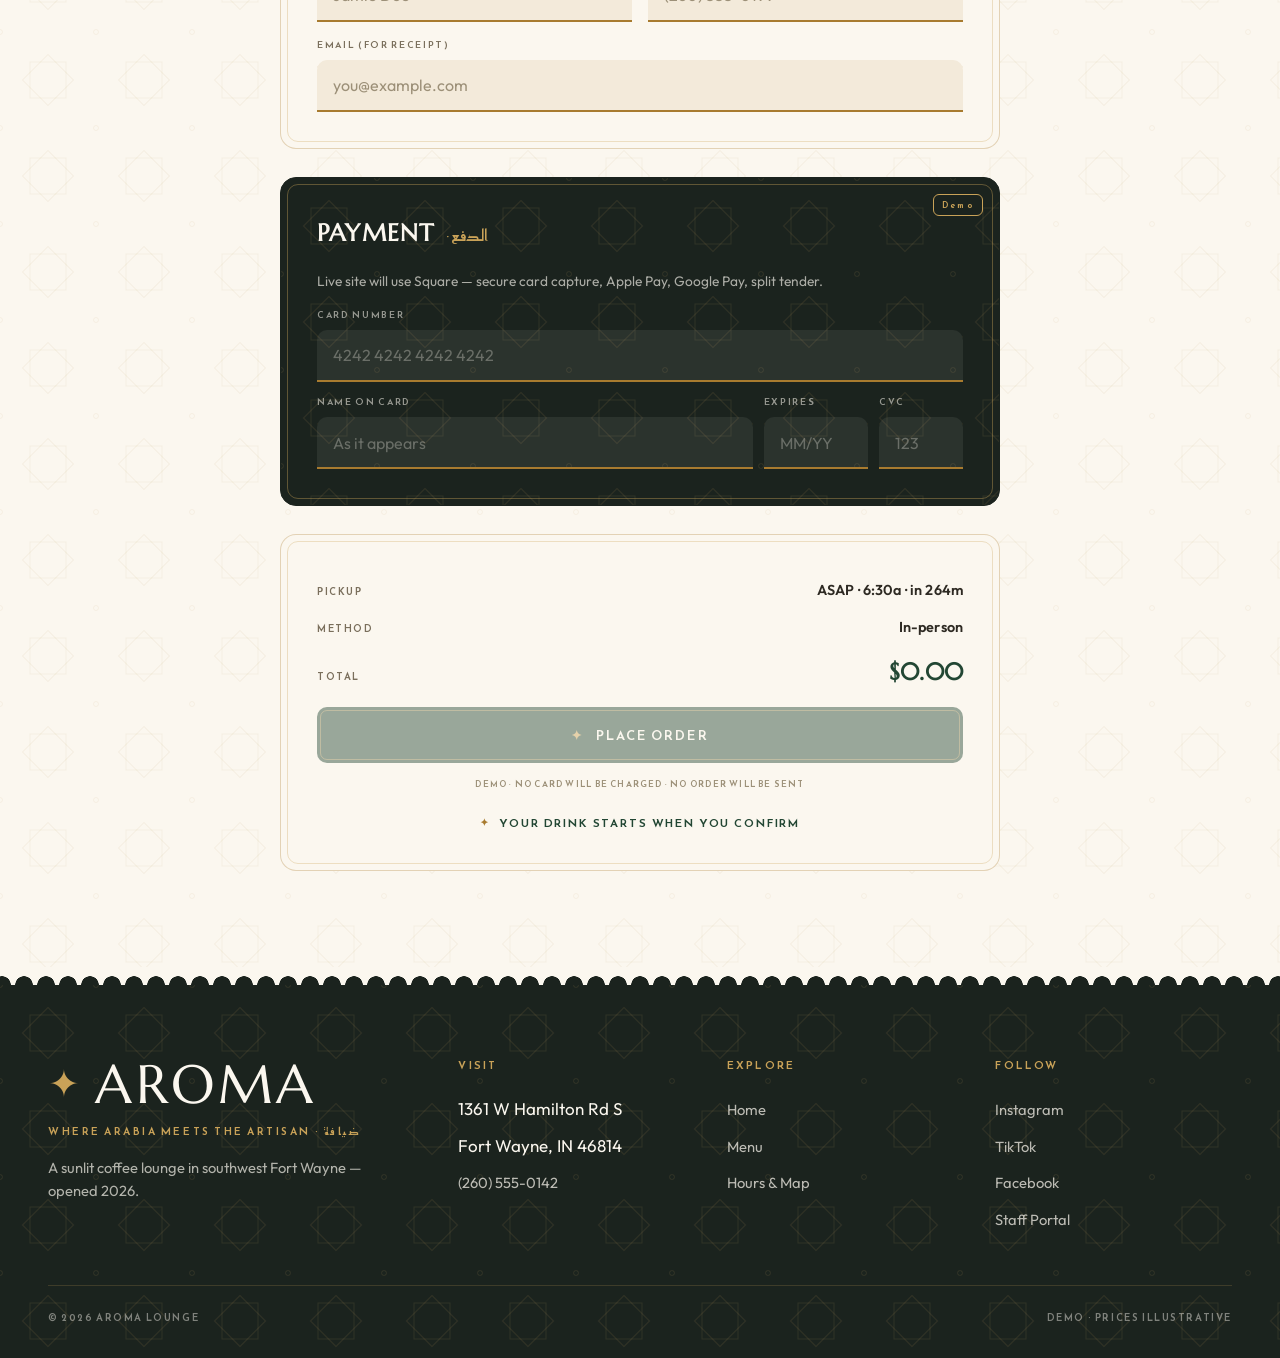
<file: order.html>
<!DOCTYPE html>
<html lang="en">
<head>
  <meta charset="UTF-8" />
  <meta name="viewport" content="width=device-width, initial-scale=1.0" />
  <title>Order · Aroma Lounge</title>
  <meta name="description" content="Review your order, pick a time, and we'll have it ready when you walk in." />

  <link rel="preconnect" href="https://fonts.googleapis.com" />
  <link rel="preconnect" href="https://fonts.gstatic.com" crossorigin />
  <link href="https://fonts.googleapis.com/css2?family=Marcellus&family=Outfit:wght@400;500;600;700&family=Reem+Kufi:wght@400;600&display=swap" rel="stylesheet" />

  <link rel="stylesheet" href="assets/css/main.css?v=2" />
  <link rel="stylesheet" href="assets/css/menu.css?v=2" />
  <link rel="icon" type="image/svg+xml" href="data:image/svg+xml,%3Csvg xmlns='http://www.w3.org/2000/svg' viewBox='0 0 100 100'%3E%3Crect width='100' height='100' fill='%23FBF7EF'/%3E%3Cg fill='none' stroke='%23A87B2F' stroke-width='5'%3E%3Crect x='30' y='30' width='40' height='40'/%3E%3Crect x='30' y='30' width='40' height='40' transform='rotate(45 50 50)'/%3E%3C/g%3E%3C/svg%3E" />
</head>
<body>

  <!-- Navigation -->
  <nav class="nav scrolled" id="nav">
    <a href="index.html" class="nav-brand">
      <span class="nav-tagline">Hamilton &amp; Illinois · Fort Wayne</span>
      <span class="nav-wordmark"><span class="mark">✦</span>Aroma Lounge</span>
    </a>
    <div class="nav-links" id="nav-links">
      <a href="index.html" class="nav-link">Home</a>
      <a href="menu.html" class="nav-link">Menu</a>
      <a href="order.html" class="nav-link" aria-current="page">Order</a>
      <a href="index.html#visit" class="nav-link">Visit</a>
    </div>
    <a href="menu.html" class="nav-cta"><span>Add More</span></a>
    <button class="nav-toggle" id="nav-toggle" aria-label="Toggle menu">
      <span></span><span></span><span></span>
    </button>
  </nav>

  <!-- CHECKOUT shell -->
  <div id="checkout-shell" class="order-page">
    <div class="container">
      <header class="fade-up" style="max-width: 720px; margin-inline: auto; text-align: center;">
        <span class="kufi">Checkout <span class="ar">· الدفع</span></span>
        <h1 class="h-display" style="margin-top: 0.75rem;">Review your order</h1>
        <p class="lead" style="margin: 1rem auto 0;">Pick a time, leave a name, and we'll have everything ready when you walk in. Demo checkout — no card is charged.</p>
      </header>

      <form id="order-form" class="order-stack" novalidate>

        <!-- Receipt: order summary -->
        <div class="receipt-panel" data-reveal>
          <h3 class="panel-title">Your items <span class="ar">· طلبك</span></h3>
          <div id="order-summary"></div>
          <div id="totals-block">
            <div class="summary-row"><span>Subtotal</span><span class="val" id="order-subtotal">$0.00</span></div>
            <div class="summary-row"><span>Tax (7%)</span><span class="val" id="order-tax">$0.00</span></div>
            <div class="summary-total">
              <span class="label">Total</span>
              <span class="amount" id="order-total">$0.00</span>
            </div>
          </div>
        </div>

        <!-- Pickup -->
        <div class="checkout-panel" data-reveal data-delay="1">
          <h3 class="panel-title">Pick it up here <span class="ar">· الاستلام</span></h3>
          <div style="display: flex; gap: 1rem; padding: 1rem 1.1rem; border: 1.5px solid var(--line); border-radius: 18px 18px 10px 10px; background: var(--sand); align-items: center;">
            <span style="font-family: var(--font-display); font-size: 1.6rem; color: var(--brass); line-height: 1;">✦</span>
            <div>
              <div style="font-weight: 600; font-size: 1.05rem; color: var(--ink);">Aroma Lounge</div>
              <div style="font-size: 0.88rem; color: var(--text-soft); margin-top: 0.15rem;">1361 W Hamilton Rd S · Fort Wayne, IN 46814</div>
            </div>
          </div>

          <h3 class="panel-title" style="margin-top: 1.75rem;">How</h3>
          <div class="method-pick">
            <label>
              <input type="radio" name="method" value="in-person" checked />
              <span class="method-pick-name">In-person</span>
              <span class="method-pick-detail">Walk in · grab from the bar</span>
            </label>
            <label>
              <input type="radio" name="method" value="curbside" />
              <span class="method-pick-name">Curbside</span>
              <span class="method-pick-detail">Pull up · we bring it out</span>
            </label>
          </div>

          <h3 class="panel-title" style="margin-top: 1.75rem;">When</h3>
          <div class="time-chips" id="pickup-time"></div>
          <p id="hours-note" class="hours-note">Open today</p>
        </div>

        <!-- Customer info -->
        <div class="checkout-panel" data-reveal data-delay="2">
          <h3 class="panel-title">Your info <span class="ar">· معلوماتك</span></h3>
          <div class="field-grid">
            <div class="field">
              <label for="cust-name">Name</label>
              <input id="cust-name" name="name" type="text" required placeholder="Jamie Doe" autocomplete="name" />
            </div>
            <div class="field">
              <label for="cust-phone">Phone</label>
              <input id="cust-phone" name="phone" type="tel" required placeholder="(260) 555-0199" autocomplete="tel" />
            </div>
            <div class="field span-2">
              <label for="cust-email">Email (for receipt)</label>
              <input id="cust-email" name="email" type="email" required placeholder="you@example.com" autocomplete="email" />
            </div>
          </div>
        </div>

        <!-- Payment (demo) -->
        <div class="checkout-panel fake-card" data-reveal data-delay="2">
          <span class="demo-tag">Demo</span>
          <h3 class="panel-title">Payment <span class="ar">· الدفع</span></h3>
          <p>Live site will use Square — secure card capture, Apple Pay, Google Pay, split tender.</p>
          <div class="field">
            <label for="card-num">Card number</label>
            <input id="card-num" type="text" placeholder="4242 4242 4242 4242" autocomplete="off" inputmode="numeric" />
          </div>
          <div class="fake-card-row" style="margin-top: 0.85rem;">
            <div class="field">
              <label for="card-name">Name on card</label>
              <input id="card-name" type="text" placeholder="As it appears" autocomplete="off" />
            </div>
            <div class="field">
              <label for="card-exp">Expires</label>
              <input id="card-exp" type="text" placeholder="MM/YY" autocomplete="off" inputmode="numeric" />
            </div>
            <div class="field">
              <label for="card-cvc">CVC</label>
              <input id="card-cvc" type="text" placeholder="123" autocomplete="off" inputmode="numeric" />
            </div>
          </div>
        </div>

        <!-- Place order -->
        <div class="checkout-panel" data-reveal data-delay="3">
          <div class="place-meta">
            <div class="meta-row"><span>Pickup</span><span class="val" id="place-pickup">~15 min</span></div>
            <div class="meta-row"><span>Method</span><span class="val" id="place-method">In-person</span></div>
            <div class="meta-row big"><span>Total</span><span class="val" id="place-total">$0.00</span></div>
          </div>
          <button id="place-order" type="submit" class="btn-place">Place Order</button>
          <p class="cart-note" style="margin-top: 0.85rem;">Demo · no card will be charged · no order will be sent</p>
          <div style="text-align: center; margin-top: 1rem;">
            <span class="concierge">Your drink starts when you confirm</span>
          </div>
        </div>

      </form>
    </div>
  </div>

  <!-- SUCCESS shell -->
  <div id="success-shell" class="order-page" style="display: none;">
    <div class="container">
      <div class="order-success">
        <svg class="success-star" viewBox="0 0 24 24" aria-hidden="true">
          <rect x="5" y="5" width="14" height="14" />
          <rect x="5" y="5" width="14" height="14" transform="rotate(45 12 12)" />
        </svg>
        <span class="kufi kufi-lg">Order placed <span class="ar">· تم الطلب</span></span>
        <h1 class="h-display">See you in a few minutes</h1>
        <p class="lead mx-auto" style="margin-inline: auto;">We'll have everything ready and bagged when you walk in. Show your name at the counter — your coffee's on the bar.</p>

        <div class="receipt-panel">
          <div class="summary-row"><span>Confirmation</span><span class="val" id="success-id">AL-XXXX</span></div>
          <div class="summary-row"><span>Pickup at</span><span class="val">Aroma Lounge · Hamilton &amp; Illinois</span></div>
          <div class="summary-row"><span>Method</span><span class="val" id="success-method">In-person</span></div>
          <div class="summary-row"><span>Ready by</span><span class="val" id="success-time">—</span></div>
          <div class="summary-total">
            <span class="label">Total charged</span>
            <span class="amount" id="success-total">$0.00</span>
          </div>
        </div>

        <div style="display: flex; gap: 0.85rem; flex-wrap: wrap; justify-content: center; margin-top: 2.25rem;">
          <a href="menu.html" class="btn btn-primary">Order Again</a>
          <a href="index.html#visit" class="btn btn-secondary">Get Directions</a>
        </div>
      </div>
    </div>
  </div>

  <!-- FOOTER -->
  <div class="footer-scallop" aria-hidden="true"></div>
  <footer class="footer">
    <div class="footer-grid">
      <div class="footer-brand-block">
        <div class="footer-brand"><span class="mark">✦</span>Aroma</div>
        <div class="footer-tag">Where Arabia meets the artisan · ضيافة</div>
        <p>A sunlit coffee lounge in southwest Fort Wayne — opened 2026.</p>
      </div>
      <div class="footer-col">
        <h4>Visit</h4>
        <ul>
          <li>1361 W Hamilton Rd S</li>
          <li>Fort Wayne, IN 46814</li>
          <li><a href="tel:+12605550142">(260) 555-0142</a></li>
        </ul>
      </div>
      <div class="footer-col">
        <h4>Explore</h4>
        <ul>
          <li><a href="index.html">Home</a></li>
          <li><a href="menu.html">Menu</a></li>
          <li><a href="index.html#visit">Hours &amp; Map</a></li>
        </ul>
      </div>
      <div class="footer-col">
        <h4>Follow</h4>
        <ul>
          <li><a href="https://instagram.com/aromaloungecoffee" target="_blank" rel="noopener">Instagram</a></li>
          <li><a href="https://tiktok.com/@aromaloungecoffee" target="_blank" rel="noopener">TikTok</a></li>
          <li><a href="https://facebook.com/aromaloungecoffee" target="_blank" rel="noopener">Facebook</a></li>
          <li><a href="admin/">Staff Portal</a></li>
        </ul>
      </div>
    </div>
    <div class="footer-bottom">
      <span>© <span data-year>2026</span> Aroma Lounge</span>
      <span>Demo · prices illustrative</span>
    </div>
  </footer>

  <script src="assets/js/menu-data.js?v=2"></script>
  <script src="assets/js/main.js?v=2"></script>
  <script src="assets/js/menu.js?v=2"></script>
  <script src="assets/js/order.js?v=2"></script>
</body>
</html>
</file>
<file: assets/css/main.css>
/* ==========================================================================
   AROMA LOUNGE — "The Sun Court" design system
   Mashrabiya Modern: horseshoe arches · khatam stars · dotted leaders
   Marcellus (display) · Outfit (body) · Reem Kufi (labels + Arabic)
   ========================================================================== */

*, *::before, *::after { box-sizing: border-box; margin: 0; padding: 0; }
html { -webkit-text-size-adjust: 100%; scroll-behavior: smooth; }
body { line-height: 1.6; -webkit-font-smoothing: antialiased; -moz-osx-font-smoothing: grayscale; }
img, picture, video, svg { display: block; max-width: 100%; }
input, button, textarea, select { font: inherit; color: inherit; background: none; border: none; }
button { cursor: pointer; }
a { color: inherit; text-decoration: none; }
ul, ol { list-style: none; }
::selection { background: #C9A258; color: #1B231E; }

/* ---------- Tokens ---------- */
:root {
  --plaster:      #FBF7EF;   /* page background */
  --sand:         #F3EADA;   /* alternate bands, card fills */
  --sand-deep:    #E9DCC3;   /* wells, inputs, receipt panel */
  --ink:          #2E2A23;   /* body text */
  --palm:         #224633;   /* primary: headings, buttons, + glyphs */
  --palm-soft:    #2E5A43;
  --brass:        #A87B2F;   /* ornamental linework only */
  --brass-bright: #C9A258;
  --clay:         #B3552F;   /* badges, focus, errors */
  --rosewater:    #F4E3DC;
  --night:        #1B231E;   /* footer + cart header only */

  --brass-ink:    #8A6224;   /* darker brass for small meaningful labels (WCAG AA on plaster) */

  --text-soft:  #5A5244;
  --text-dim:   #7A6F5C;
  --text-faint: #9C9078;
  --line:        rgba(168, 123, 47, 0.30);
  --line-soft:   rgba(168, 123, 47, 0.16);

  --font-display: 'Marcellus', 'Times New Roman', serif;
  --font-body:    'Outfit', system-ui, sans-serif;
  --font-accent:  'Reem Kufi', 'Outfit', sans-serif;

  --arch: 999px 999px 14px 14px;
  --arch-soft: 240px 240px 14px 14px;

  --max-w: 1280px;
  --gutter: clamp(1.25rem, 4vw, 3rem);
  --ease: cubic-bezier(0.22, 0.9, 0.3, 1);
  --dur: 320ms;

  --lattice: url("data:image/svg+xml,%3Csvg xmlns='http://www.w3.org/2000/svg' width='96' height='96'%3E%3Cg fill='none' stroke='%23A87B2F' stroke-opacity='.07'%3E%3Crect x='30' y='30' width='36' height='36'/%3E%3Crect x='30' y='30' width='36' height='36' transform='rotate(45 48 48)'/%3E%3Ccircle cx='0' cy='0' r='2.5'/%3E%3Ccircle cx='96' cy='0' r='2.5'/%3E%3Ccircle cx='0' cy='96' r='2.5'/%3E%3Ccircle cx='96' cy='96' r='2.5'/%3E%3C/g%3E%3C/svg%3E");
  --lattice-bright: url("data:image/svg+xml,%3Csvg xmlns='http://www.w3.org/2000/svg' width='96' height='96'%3E%3Cg fill='none' stroke='%23C9A258' stroke-opacity='.12'%3E%3Crect x='30' y='30' width='36' height='36'/%3E%3Crect x='30' y='30' width='36' height='36' transform='rotate(45 48 48)'/%3E%3Ccircle cx='0' cy='0' r='2.5'/%3E%3Ccircle cx='96' cy='0' r='2.5'/%3E%3Ccircle cx='0' cy='96' r='2.5'/%3E%3Ccircle cx='96' cy='96' r='2.5'/%3E%3C/g%3E%3C/svg%3E");
}

/* ---------- Base ---------- */
body {
  background: var(--plaster);
  color: var(--ink);
  font-family: var(--font-body);
  font-size: 1.0625rem;
  font-weight: 400;
  overflow-x: hidden;
}

.wrap, .container { max-width: var(--max-w); margin: 0 auto; padding-inline: var(--gutter); }
.section { padding-block: clamp(4rem, 9vw, 7.5rem); position: relative; }
.section-tight { padding-block: clamp(2.5rem, 5vw, 4rem); }
.band-sand { background: var(--sand); }
.band-lattice { background-image: var(--lattice); }

.text-center { text-align: center; }
.mx-auto { margin-inline: auto; }

/* ---------- Typography ---------- */

.h-display, .h-1, .h-2, .h-3 {
  font-family: var(--font-display);
  font-weight: 400;
  text-transform: uppercase;
  letter-spacing: 0.04em;
  line-height: 1.12;
  color: var(--palm);
  text-wrap: balance;
}
.h-display { font-size: clamp(2.1rem, 6vw, 4.5rem); line-height: 1.06; }
.h-1 { font-size: clamp(1.8rem, 4.5vw, 3.2rem); }
.h-2 { font-size: clamp(1.45rem, 3vw, 2.2rem); }
.h-3 { font-size: clamp(1.15rem, 2vw, 1.5rem); }

.lead {
  font-size: clamp(1.05rem, 1.4vw, 1.2rem);
  line-height: 1.65;
  color: var(--text-soft);
  max-width: 58ch;
}
p { color: var(--text-soft); }
.text-dim { color: var(--text-dim); }

/* Reem Kufi label voice */
.kufi {
  font-family: var(--font-accent);
  font-weight: 600;
  font-size: 0.75rem;
  letter-spacing: 0.15em;
  text-transform: uppercase;
  color: var(--brass-ink);
}
.kufi-lg { font-size: 0.85rem; }

/* Arabic gloss */
.ar {
  font-family: var(--font-accent);
  font-weight: 400;
  color: var(--brass);
  letter-spacing: 0;
  text-transform: none;
}

/* Dual-script header */
.dual {
  display: flex;
  align-items: baseline;
  gap: 0.85rem;
  flex-wrap: wrap;
}
.dual .ar { font-size: 0.55em; opacity: 0.9; }

/* Concierge microcopy */
.concierge {
  font-family: var(--font-accent);
  font-weight: 600;
  font-size: 0.72rem;
  letter-spacing: 0.16em;
  text-transform: uppercase;
  color: var(--palm);
  display: inline-flex;
  align-items: center;
  gap: 0.6rem;
  line-height: 1.8;
}
.concierge::before { content: '✦'; color: var(--brass); font-size: 0.85em; }

/* Prices everywhere: tabular */
.price, .menu-row-price, .cart-item-price, .item-price, .cart-total-amount {
  font-variant-numeric: tabular-nums;
}

/* ---------- Ornament: rule–star–rule divider ---------- */
.divider-star {
  display: flex;
  align-items: center;
  gap: 1rem;
  margin-block: clamp(1.25rem, 3vw, 2rem);
  color: var(--brass);
}
.divider-star::before, .divider-star::after {
  content: '';
  flex: 1;
  height: 1px;
  background: linear-gradient(90deg, transparent, var(--brass) 30%, var(--brass) 70%, transparent);
}
.divider-star .star {
  width: 14px; height: 14px;
  color: var(--brass);
  transform: rotate(0deg);
  transition: transform 0.7s var(--ease);
}
.divider-star.in .star { transform: rotate(45deg); }

.star-svg { width: 100%; height: 100%; display: block; }

/* ---------- Buttons — arch-system rectangles w/ inner brass keyline ---------- */

.btn {
  position: relative;
  display: inline-flex;
  align-items: center;
  justify-content: center;
  gap: 0.6rem;
  min-height: 52px;
  padding: 0.85rem 1.8rem;
  border-radius: 10px;
  font-family: var(--font-accent);
  font-weight: 600;
  font-size: 0.8rem;
  letter-spacing: 0.14em;
  text-transform: uppercase;
  transition: background var(--dur) var(--ease), color var(--dur) var(--ease), transform 150ms var(--ease);
  -webkit-tap-highlight-color: transparent;
  white-space: nowrap;
}
.btn::after {
  content: '';
  position: absolute;
  inset: 3px;
  border: 1px solid rgba(201, 162, 88, 0.55);
  border-radius: 7px;
  pointer-events: none;
  transition: border-color var(--dur) var(--ease);
}
.btn:active { transform: scale(0.97); }
.btn:active::after { border-color: var(--brass-bright); }
.btn:focus-visible { outline: 2px solid var(--clay); outline-offset: 2px; }

.btn-primary { background: var(--palm); color: var(--plaster); }
.btn-primary:hover { background: var(--palm-soft); }
.btn-secondary {
  background: var(--sand);
  color: var(--palm);
  border: 1px solid var(--line);
}
.btn-secondary::after { inset: 2px; border-radius: 7px; }
.btn-secondary:hover { background: var(--sand-deep); }
.btn-night { background: var(--night); color: var(--plaster); }
.btn-night:hover { background: #243029; }
.btn-block { width: 100%; }

.btn-link {
  font-family: var(--font-accent);
  font-weight: 600;
  font-size: 0.76rem;
  letter-spacing: 0.14em;
  text-transform: uppercase;
  color: var(--palm);
  display: inline-flex;
  align-items: center;
  gap: 0.5rem;
  padding: 0.5rem 0;
  -webkit-tap-highlight-color: transparent;
}
.btn-link::before { content: '✦'; color: var(--brass); font-size: 0.7rem; }
.btn-link:active { text-decoration: underline; }

/* ---------- Open-now chip ---------- */
.chip-open {
  display: inline-flex;
  align-items: center;
  gap: 0.5rem;
  background: var(--palm);
  color: var(--plaster);
  font-family: var(--font-accent);
  font-weight: 600;
  font-size: 0.68rem;
  letter-spacing: 0.14em;
  text-transform: uppercase;
  padding: 0.5rem 0.95rem;
  border-radius: 999px;
  border: 1px solid var(--brass-bright);
}
.chip-open::before {
  content: '';
  width: 7px; height: 7px;
  border-radius: 50%;
  background: var(--brass-bright);
  animation: chipPulse 2s var(--ease) infinite;
}
.chip-open.closed { background: var(--sand-deep); color: var(--text-soft); border-color: var(--line); }
.chip-open.closed::before { background: var(--clay); animation: none; }
@keyframes chipPulse {
  0%, 100% { opacity: 1; }
  50% { opacity: 0.45; }
}

/* ---------- Navigation ---------- */

.nav {
  position: fixed; inset: 0 0 auto 0; z-index: 50;
  display: flex; align-items: center; justify-content: space-between;
  gap: 1rem;
  padding: 1.1rem var(--gutter);
  background: rgba(251, 247, 239, 0.85);
  backdrop-filter: blur(14px) saturate(130%);
  -webkit-backdrop-filter: blur(14px) saturate(130%);
  border-bottom: 1px solid transparent;
  transition: padding var(--dur) var(--ease), border-color var(--dur) var(--ease), background var(--dur) var(--ease);
}
.nav.scrolled {
  padding-block: 0.7rem;
  background: rgba(251, 247, 239, 0.97);
  border-bottom-color: var(--line-soft);
}

.nav-brand { display: flex; flex-direction: column; line-height: 1; }
.nav-tagline {
  font-family: var(--font-accent);
  font-weight: 600;
  font-size: 0.56rem;
  letter-spacing: 0.3em;
  text-transform: uppercase;
  color: var(--brass-ink);
  margin-bottom: 4px;
}
.nav-wordmark {
  font-family: var(--font-display);
  font-size: clamp(1.4rem, 2.4vw, 1.8rem);
  letter-spacing: 0.08em;
  text-transform: uppercase;
  color: var(--palm);
  display: flex;
  align-items: center;
  gap: 0.5rem;
}
.nav-wordmark .mark { color: var(--brass); font-size: 0.8em; }

.nav-links { display: flex; gap: 2rem; }
.nav-link {
  font-family: var(--font-accent);
  font-weight: 600;
  font-size: 0.74rem;
  letter-spacing: 0.16em;
  text-transform: uppercase;
  color: var(--text-soft);
  position: relative;
  padding: 0.4rem 0;
  transition: color var(--dur) var(--ease);
  -webkit-tap-highlight-color: transparent;
}
.nav-link:hover, .nav-link[aria-current="page"] { color: var(--palm); }
.nav-link[aria-current="page"]::after {
  content: '';
  position: absolute; left: 0; right: 0; bottom: -2px;
  height: 2px;
  background: var(--brass);
  border-radius: 2px;
}

.nav-cta {
  position: relative;
  display: inline-flex;
  align-items: center;
  gap: 0.55rem;
  min-height: 44px;
  padding: 0.55rem 1.2rem;
  background: var(--palm);
  color: var(--plaster);
  border-radius: 10px;
  font-family: var(--font-accent);
  font-weight: 600;
  font-size: 0.72rem;
  letter-spacing: 0.14em;
  text-transform: uppercase;
  transition: background var(--dur) var(--ease);
  -webkit-tap-highlight-color: transparent;
}
.nav-cta::after {
  content: '';
  position: absolute; inset: 3px;
  border: 1px solid rgba(201, 162, 88, 0.5);
  border-radius: 7px;
  pointer-events: none;
}
.nav-cta:hover { background: var(--palm-soft); }
.nav-cta-count {
  background: var(--brass-bright);
  color: var(--night);
  font-weight: 700;
  font-size: 0.7rem;
  padding: 0.05rem 0.5rem;
  border-radius: 999px;
  min-width: 1.35rem;
  text-align: center;
  font-variant-numeric: tabular-nums;
}

.nav-toggle { display: none; flex-direction: column; gap: 5px; padding: 10px; -webkit-tap-highlight-color: transparent; }
.nav-toggle span { width: 22px; height: 2px; background: var(--palm); border-radius: 2px; }

@media (max-width: 820px) {
  .nav-links {
    display: none;
    position: absolute; top: 100%; left: 0; right: 0;
    flex-direction: column; gap: 0;
    background: var(--plaster);
    padding: 0.25rem var(--gutter) 1rem;
    border-bottom: 1px solid var(--line-soft);
  }
  .nav-links.open { display: flex; }
  .nav-links .nav-link { padding: 1rem 0; border-bottom: 1px dotted var(--line); min-height: 48px; }
  .nav-links .nav-link:last-child { border-bottom: 0; }
  .nav-toggle { display: flex; }
}

/* ---------- Arch imagery + figure captions ---------- */

.arch-frame {
  position: relative;
  border-radius: var(--arch);
  overflow: hidden;
  background: var(--sand);
}
.arch-frame::after {
  content: '';
  position: absolute;
  inset: 8px;
  border: 1px solid rgba(201, 162, 88, 0.45);
  border-radius: 999px 999px 8px 8px;
  pointer-events: none;
}
.arch-frame img { width: 100%; height: 100%; object-fit: cover; }

.arch-soft { border-radius: var(--arch-soft); }
.arch-soft::after { border-radius: 232px 232px 8px 8px; }

.fig { margin: 0; }
.fig-caption {
  display: block;
  margin-top: 0.7rem;
  font-family: var(--font-accent);
  font-weight: 600;
  font-size: 0.66rem;
  letter-spacing: 0.14em;
  text-transform: uppercase;
  color: var(--text-dim);
}
.fig-caption::before {
  content: '';
  display: block;
  width: 24px; height: 1px;
  background: var(--brass);
  margin-bottom: 0.45rem;
}
.fig-caption .ar { font-size: 0.85rem; margin-left: 0.35rem; }

/* ---------- Hero ---------- */

.hero {
  position: relative;
  padding-top: clamp(6rem, 14vw, 9rem);
  padding-bottom: clamp(2.5rem, 5vw, 4.5rem);
  background-image: var(--lattice), linear-gradient(180deg, var(--plaster) 0%, rgba(251,247,239,0) 30%, rgba(251,247,239,0) 70%, var(--plaster) 100%);
  overflow: hidden;
}

.hero-grid {
  display: grid;
  grid-template-columns: 1fr;
  gap: 2rem;
  align-items: end;
}

/* The arcade: 3 arches on a shared plinth (desktop) / 1 arch (mobile) */
.arcade {
  display: grid;
  grid-template-columns: 1fr;
  gap: 1.25rem;
  align-items: end;
  border-bottom: 2px solid var(--brass);
  padding-bottom: 0;
}
.arcade .center .arch-frame { aspect-ratio: 4 / 5; }
.arcade .side { display: none; }

@media (min-width: 921px) {
  .arcade { grid-template-columns: 1fr 1.9fr 1fr; }
  .arcade .side { display: block; }
  .arcade .side .arch-frame { aspect-ratio: 3 / 5; }
  .arcade .center .arch-frame { aspect-ratio: 5 / 4; }
}

.arcade-figs {
  display: flex;
  justify-content: space-between;
  gap: 1rem;
  margin-top: 0.85rem;
  flex-wrap: wrap;
}

.hero-headline {
  position: relative;
  margin-top: clamp(1.5rem, 4vw, 2.5rem);
  text-align: center;
}
.hero-headline .watermark {
  position: absolute;
  inset: 50% auto auto 50%;
  transform: translate(-50%, -50%);
  font-family: var(--font-accent);
  font-weight: 600;
  font-size: clamp(5rem, 22vw, 16rem);
  line-height: 1;
  color: rgba(168, 123, 47, 0.07);
  pointer-events: none;
  user-select: none;
  white-space: nowrap;
  z-index: 0;
}
.hero-headline .h-display { position: relative; z-index: 1; }

.hero-sub {
  max-width: 56ch;
  margin: 1.25rem auto 0;
  text-align: center;
}

.hero-ctas {
  display: flex;
  gap: 0.85rem;
  justify-content: center;
  flex-wrap: wrap;
  margin-top: 1.75rem;
}

.hero-foot {
  display: flex;
  flex-direction: column;
  align-items: center;
  gap: 0.85rem;
  margin-top: 1.5rem;
  text-align: center;
}

/* "Today at the Lounge" — live carte in the hero */
.carte {
  max-width: 560px;
  margin: 2rem auto 0;
  width: 100%;
}
.carte-title {
  text-align: center;
  margin-bottom: 0.75rem;
}
.carte-row {
  display: flex;
  align-items: center;
  gap: 0.85rem;
  padding: 0.45rem 0;
  min-height: 60px;
}
.carte-row .nm {
  font-weight: 600;
  font-size: 1.02rem;
  color: var(--ink);
  white-space: nowrap;
}
.leader {
  flex: 1;
  min-width: 24px;
  border-bottom: 2px dotted var(--brass);
  align-self: center;
  margin-bottom: 0.3em;
  transform: scaleX(0);
  transform-origin: left;
  transition: transform 0.6s var(--ease);
}
.in .leader, .leader.in { transform: scaleX(1); }
.carte-row .price {
  font-weight: 700;
  font-size: 1rem;
  color: var(--palm);
  white-space: nowrap;
}

/* ---------- The circular "+" add button (sanctioned exception) ---------- */

.menu-add {
  width: 48px;
  height: 48px;
  border-radius: 50%;
  background: var(--plaster);
  border: 1.5px solid var(--brass);
  color: var(--palm);
  font-size: 1.5rem;
  font-weight: 400;
  line-height: 1;
  display: grid;
  place-items: center;
  flex-shrink: 0;
  position: relative;
  transition: background var(--dur) var(--ease), color var(--dur) var(--ease), border-color var(--dur) var(--ease);
  -webkit-tap-highlight-color: transparent;
}
.menu-add:active { transform: scale(0.92); }
.menu-add .ic { transition: transform var(--dur) var(--ease); }
.menu-add.added {
  background: var(--palm);
  border-color: var(--palm);
  color: var(--plaster);
  animation: addPulse 0.5s var(--ease);
}
.menu-add.has-count::after {
  content: attr(data-count);
  position: absolute;
  top: -6px; right: -6px;
  min-width: 20px; height: 20px;
  padding: 0 5px;
  background: var(--palm);
  color: var(--plaster);
  border: 2px solid var(--plaster);
  border-radius: 999px;
  font-family: var(--font-body);
  font-size: 0.66rem;
  font-weight: 700;
  display: grid;
  place-items: center;
  line-height: 1;
  font-variant-numeric: tabular-nums;
}
@keyframes addPulse {
  0%, 100% { transform: scale(1); }
  40% { transform: scale(1.14); }
}

/* Flying brass dot (add-to-cart confirmation) */
.fly-dot {
  position: fixed;
  width: 11px; height: 11px;
  border-radius: 50%;
  background: var(--brass-bright);
  box-shadow: 0 0 0 2px rgba(201, 162, 88, 0.3);
  z-index: 95;
  pointer-events: none;
}

/* ---------- Ritual cards (home) ---------- */

.rituals {
  display: grid;
  grid-template-columns: repeat(3, 1fr);
  gap: 1.5rem;
}
@media (max-width: 920px) {
  .rituals {
    grid-template-columns: none;
    grid-auto-flow: column;
    grid-auto-columns: 78%;
    overflow-x: auto;
    scroll-snap-type: x mandatory;
    scrollbar-width: none;
    padding-bottom: 0.5rem;
    margin-inline: calc(-1 * var(--gutter));
    padding-inline: var(--gutter);
  }
  .rituals::-webkit-scrollbar { display: none; }
  .rituals > * { scroll-snap-align: center; }
}

.ritual-card {
  background: var(--plaster);
  border: 1px solid var(--line);
  border-radius: 20px;
  padding: 1.1rem 1.1rem 1.5rem;
  position: relative;
  display: flex;
  flex-direction: column;
  gap: 1rem;
  transition: border-color var(--dur) var(--ease);
}
.ritual-card::after {
  content: '';
  position: absolute;
  inset: 6px;
  border: 1px solid rgba(201, 162, 88, 0.35);
  border-radius: 15px;
  pointer-events: none;
}
.ritual-card .arch-frame { aspect-ratio: 1 / 1; }
.ritual-card h3 { margin-top: 0.25rem; }
.ritual-card p { font-size: 0.95rem; }
.ritual-card .from-row {
  display: flex;
  align-items: baseline;
  gap: 0.75rem;
  margin-top: auto;
  padding-top: 0.75rem;
}
.ritual-card .from-row .lbl {
  font-family: var(--font-accent);
  font-weight: 600;
  font-size: 0.68rem;
  letter-spacing: 0.14em;
  text-transform: uppercase;
  color: var(--text-dim);
  white-space: nowrap;
}
.ritual-card .from-row .price { font-weight: 700; color: var(--palm); white-space: nowrap; }
.ritual-card:active { border-color: var(--brass); }

/* ---------- Story (majlis editorial) ---------- */

.story {
  display: grid;
  grid-template-columns: 1fr;
  gap: clamp(2rem, 5vw, 4rem);
  align-items: center;
}
@media (min-width: 921px) { .story { grid-template-columns: 1fr 1.1fr; } }
.story .arch-frame { aspect-ratio: 4 / 5; max-width: 480px; }
.story-body p { margin-bottom: 1rem; max-width: 56ch; }
.story-body .concierge { margin-top: 1rem; }

/* ---------- Stats strip ---------- */

.stats {
  display: grid;
  grid-template-columns: repeat(2, 1fr);
  gap: 2rem 1rem;
  text-align: center;
  margin-top: clamp(2.5rem, 6vw, 4rem);
  padding-top: clamp(2rem, 4vw, 3rem);
  border-top: 1px solid var(--line-soft);
}
@media (min-width: 700px) { .stats { grid-template-columns: repeat(4, 1fr); } }
.stat-num {
  font-family: var(--font-display);
  font-size: clamp(2.4rem, 5vw, 3.6rem);
  line-height: 1;
  color: var(--palm);
  font-variant-numeric: tabular-nums;
}
.stat-label {
  font-family: var(--font-accent);
  font-weight: 600;
  font-size: 0.66rem;
  letter-spacing: 0.16em;
  text-transform: uppercase;
  color: var(--text-dim);
  margin-top: 0.6rem;
}

/* ---------- The Niche (hours / location) ---------- */

.niche {
  display: grid;
  grid-template-columns: 1fr;
  gap: clamp(1.5rem, 4vw, 3rem);
  align-items: stretch;
}
@media (min-width: 921px) { .niche { grid-template-columns: 1.05fr 1fr; } }

.niche-panel {
  background: var(--sand-deep);
  border-radius: 16px;
  padding: clamp(1.5rem, 3.5vw, 2.75rem);
  position: relative;
}
.niche-panel::after {
  content: '';
  position: absolute;
  inset: 8px;
  border: 1px solid rgba(168, 123, 47, 0.4);
  border-radius: 10px;
  pointer-events: none;
}
.niche-panel > * { position: relative; z-index: 1; }

.hours-grid {
  display: grid;
  grid-template-columns: 1fr auto;
  gap: 0 1.25rem;
  margin-top: 1rem;
}
.hours-grid .day, .hours-grid .time {
  padding: 0.55rem 0;
  border-bottom: 2px dotted rgba(168, 123, 47, 0.35);
}
.hours-grid .day { color: var(--text-soft); font-size: 0.98rem; }
.hours-grid .time {
  font-weight: 600;
  font-size: 0.92rem;
  color: var(--palm);
  font-variant-numeric: tabular-nums;
  text-align: right;
}
.hours-grid .day.today, .hours-grid .time.today {
  color: var(--palm);
  font-weight: 700;
  border-bottom-color: var(--brass);
}

.map-arch {
  border-radius: var(--arch-soft);
  overflow: hidden;
  min-height: 380px;
  background: var(--sand);
  position: relative;
}
.map-arch iframe {
  width: 100%; height: 100%;
  min-height: 380px;
  border: 0;
  filter: saturate(0.85) contrast(0.95);
}

/* ---------- Footer (Night Palm + zellige scallop) ---------- */

.footer-scallop {
  height: 18px;
  background-image: radial-gradient(circle 9px at 50% 100%, var(--night) 8.5px, transparent 9px);
  background-size: 22px 18px;
  background-repeat: repeat-x;
  background-position: bottom center;
}

.footer {
  background: var(--night);
  background-image: var(--lattice-bright);
  color: var(--plaster);
  padding: clamp(3rem, 6vw, 4.5rem) var(--gutter) 2rem;
}
.footer-grid {
  display: grid;
  grid-template-columns: 1.6fr 1fr 1fr 1fr;
  gap: 2rem;
  max-width: var(--max-w);
  margin: 0 auto;
}
@media (max-width: 820px) { .footer-grid { grid-template-columns: 1fr 1fr; } }

.footer-brand {
  font-family: var(--font-display);
  font-size: clamp(2.2rem, 5vw, 3.4rem);
  letter-spacing: 0.06em;
  text-transform: uppercase;
  color: var(--plaster);
  line-height: 1;
  display: flex;
  align-items: center;
  gap: 0.75rem;
}
.footer-brand .mark { color: var(--brass-bright); font-size: 0.7em; }
.footer-tag {
  font-family: var(--font-accent);
  font-weight: 600;
  font-size: 0.66rem;
  letter-spacing: 0.24em;
  text-transform: uppercase;
  color: var(--brass-bright);
  margin-top: 0.75rem;
}
.footer-brand-block p {
  color: rgba(251, 247, 239, 0.68);
  font-size: 0.92rem;
  max-width: 32ch;
  margin-top: 1rem;
}

.footer-col h4 {
  font-family: var(--font-accent);
  font-weight: 600;
  font-size: 0.68rem;
  letter-spacing: 0.2em;
  text-transform: uppercase;
  color: var(--brass-bright);
  margin-bottom: 1rem;
}
.footer-col ul li { padding: 0.3rem 0; }
.footer-col a {
  color: rgba(251, 247, 239, 0.72);
  font-size: 0.92rem;
  transition: color var(--dur) var(--ease);
}
.footer-col a:hover { color: var(--brass-bright); }

.footer-bottom {
  display: flex; justify-content: space-between;
  flex-wrap: wrap; gap: 1rem;
  margin: 3rem auto 0;
  padding-top: 1.5rem;
  max-width: var(--max-w);
  border-top: 1px solid rgba(201, 162, 88, 0.2);
  font-family: var(--font-accent);
  font-weight: 600;
  font-size: 0.62rem;
  letter-spacing: 0.16em;
  text-transform: uppercase;
  color: rgba(251, 247, 239, 0.45);
}

/* ---------- Reveal ---------- */

[data-reveal] {
  opacity: 0;
  transform: translateY(24px);
  transition: opacity 0.8s var(--ease), transform 0.8s var(--ease);
}
[data-reveal].in { opacity: 1; transform: none; }
[data-reveal][data-delay="1"] { transition-delay: 0.08s; }
[data-reveal][data-delay="2"] { transition-delay: 0.16s; }
[data-reveal][data-delay="3"] { transition-delay: 0.24s; }

.fade-up { animation: fadeUp 0.9s var(--ease) both; }
@keyframes fadeUp {
  from { opacity: 0; transform: translateY(20px); }
  to { opacity: 1; transform: none; }
}

/* Focus visibility on circular/compact controls */
.menu-add:focus-visible, .qty-btn:focus-visible,
.cart-close:focus-visible, .customize-close:focus-visible,
.cat-pill:focus-visible, .mod-opt:focus-visible {
  outline: 2px solid var(--clay);
  outline-offset: 2px;
}

/* ---------- Accessibility ---------- */
@media (prefers-reduced-motion: reduce) {
  *, *::before, *::after {
    animation-duration: 0.01ms !important;
    transition-duration: 0.01ms !important;
  }
  .leader { transform: none !important; }
  .fly-dot { display: none !important; }
}
</file>
<file: assets/css/menu.css>
/* ==========================================================================
   AROMA LOUNGE — "The Sun Court": menu, customize sheet, cart, checkout
   ========================================================================== */

/* ---------- Menu page shell ---------- */

.menu-page {
  padding-top: clamp(6.5rem, 13vw, 9rem);
  padding-bottom: clamp(4rem, 8vw, 6rem);
  background-image: var(--lattice), linear-gradient(180deg, var(--plaster) 0%, rgba(251,247,239,0) 20%, rgba(251,247,239,0) 100%);
}

.menu-header { max-width: 760px; }
.menu-header .lead { margin-top: 1rem; }
.menu-header .concierge { margin-top: 1.25rem; }

/* ---------- Sticky category nav: segmental-arch chips ---------- */

.cat-nav {
  position: sticky;
  top: var(--nav-h, 58px);
  z-index: 40;
  background: rgba(251, 247, 239, 0.95);
  backdrop-filter: blur(12px);
  -webkit-backdrop-filter: blur(12px);
  border-bottom: 1px solid var(--line-soft);
  padding-block: 0.7rem;
  margin-block: 2rem 1rem;
}

.cat-nav-track {
  display: flex;
  gap: 0.55rem;
  overflow-x: auto;
  scrollbar-width: none;
  padding-inline: var(--gutter);
  -webkit-overflow-scrolling: touch;
  scroll-snap-type: x proximity;
}
.cat-nav-track::-webkit-scrollbar { display: none; }

.cat-pill {
  flex-shrink: 0;
  scroll-snap-align: center;
  display: inline-flex;
  flex-direction: column;
  align-items: center;
  gap: 0.1rem;
  min-height: 48px;
  padding: 0.5rem 1.05rem 0.45rem;
  border-radius: 18px 18px 7px 7px;
  background: var(--plaster);
  border: 1px solid var(--line);
  cursor: pointer;
  transition: background var(--dur) var(--ease), border-color var(--dur) var(--ease), color var(--dur) var(--ease);
  -webkit-tap-highlight-color: transparent;
}
.cat-pill .lat {
  font-family: var(--font-accent);
  font-weight: 600;
  font-size: 0.7rem;
  letter-spacing: 0.12em;
  text-transform: uppercase;
  color: var(--palm);
  white-space: nowrap;
}
.cat-pill .arr {
  font-family: var(--font-accent);
  font-size: 0.72rem;
  color: var(--brass-ink);
  line-height: 1.2;
  white-space: nowrap;
}
.cat-pill:active { transform: scale(0.97); }
.cat-pill.active { background: var(--palm); border-color: var(--palm); }
.cat-pill.active .lat { color: var(--plaster); }
.cat-pill.active .arr { color: var(--brass-bright); }

/* ---------- Category sections ---------- */

.cat-section {
  padding-block: clamp(1.75rem, 4vw, 3rem);
  scroll-margin-top: calc(var(--nav-h, 58px) + 78px);
}
.cat-section + .cat-section { border-top: 1px solid var(--line-soft); }

.cat-head { margin-bottom: 1.25rem; }
.cat-head .h-2 { display: flex; align-items: baseline; gap: 0.85rem; flex-wrap: wrap; }
.cat-head .h-2 .ar { font-size: 0.6em; }
.cat-head .blurb {
  font-size: 0.95rem;
  color: var(--text-dim);
  margin-top: 0.35rem;
}

/* ---------- Menu rows: name … leader … price [+] ---------- */

.menu-grid {
  display: grid;
  grid-template-columns: repeat(2, 1fr);
  gap: 0.25rem 3.5rem;
}
@media (max-width: 920px) { .menu-grid { grid-template-columns: 1fr; } }

.menu-row {
  display: grid;
  grid-template-columns: 1fr auto;
  gap: 0.85rem;
  align-items: center;
  padding: 0.8rem 0;
  -webkit-tap-highlight-color: transparent;
  cursor: pointer;
}
.menu-row.has-img { grid-template-columns: 64px 1fr auto; }
.menu-row .thumb {
  width: 64px; height: 64px;
  border-radius: 32px 32px 8px 8px;
  overflow: hidden;
  background: var(--sand);
  border: 1px solid var(--line-soft);
  flex-shrink: 0;
  align-self: start;
  margin-top: 0.2rem;
}
.menu-row .thumb img { width: 100%; height: 100%; object-fit: cover; }

.menu-row-main { min-width: 0; }
.menu-row-line {
  display: flex;
  align-items: baseline;
  gap: 0.7rem;
  min-width: 0;
}
.menu-row-name {
  font-weight: 600;
  font-size: 1.05rem;
  color: var(--ink);
  line-height: 1.3;
  display: inline-flex;
  align-items: center;
  gap: 0.45rem;
  flex-wrap: wrap;
  min-width: 0;
}
.menu-row-name .pop-dot {
  width: 7px; height: 7px;
  border-radius: 50%;
  background: var(--brass-bright);
  box-shadow: 0 0 5px rgba(201, 162, 88, 0.6);
  flex-shrink: 0;
}
.menu-row-name .badge {
  font-family: var(--font-accent);
  font-weight: 600;
  font-size: 0.54rem;
  letter-spacing: 0.16em;
  text-transform: uppercase;
  color: var(--clay);
  border: 1px solid rgba(179, 85, 47, 0.4);
  padding: 0.12rem 0.5rem;
  border-radius: 999px;
  background: var(--plaster);
  white-space: nowrap;
}
.menu-row-price {
  font-weight: 700;
  font-size: 1rem;
  color: var(--palm);
  white-space: nowrap;
}
.menu-row-desc {
  font-size: 0.86rem;
  color: var(--text-dim);
  margin-top: 0.25rem;
  line-height: 1.5;
  max-width: 52ch;
}
.menu-row-cal {
  font-family: var(--font-accent);
  font-weight: 600;
  font-size: 0.58rem;
  letter-spacing: 0.14em;
  text-transform: uppercase;
  color: var(--text-faint);
  margin-top: 0.3rem;
}

@media (max-width: 520px) {
  .menu-row { gap: 0.6rem; }
  .menu-row.has-img { grid-template-columns: 56px 1fr auto; }
  .menu-row .thumb { width: 56px; height: 56px; }
  .menu-row-line { gap: 0.5rem; }
  .menu-row-name { font-size: 0.98rem; }
  .leader { min-width: 16px; }
  .menu-row-desc { font-size: 0.82rem; }
  .menu-row-price { font-size: 0.94rem; }
}

/* ---------- Cart FAB pill ---------- */

.cart-fab {
  position: fixed;
  bottom: calc(14px + env(safe-area-inset-bottom));
  left: 50%;
  --tx: -50%;
  --ty: 140px;
  transform: translate(var(--tx), var(--ty));
  z-index: 55;
  display: inline-flex;
  align-items: center;
  gap: 0.7rem;
  min-height: 52px;
  padding: 0.8rem 1.5rem;
  background: var(--palm);
  color: var(--plaster);
  border: 1.5px solid var(--brass-bright);
  border-radius: 999px;
  font-family: var(--font-accent);
  font-weight: 600;
  font-size: 0.72rem;
  letter-spacing: 0.14em;
  text-transform: uppercase;
  cursor: pointer;
  opacity: 0;
  pointer-events: none;
  transition: transform var(--dur) var(--ease), opacity var(--dur) var(--ease), background var(--dur) var(--ease);
  box-shadow: 0 14px 36px -8px rgba(27, 35, 30, 0.4);
  -webkit-tap-highlight-color: transparent;
}
.cart-fab::before { content: '✦'; color: var(--brass-bright); font-size: 0.8rem; }
.cart-fab.visible { --ty: 0px; opacity: 1; pointer-events: auto; }
.cart-fab.visible.hidden-down { --ty: 140px; opacity: 0; pointer-events: none; }
.cart-fab:hover { background: var(--palm-soft); }
.cart-fab .count {
  background: var(--brass-bright);
  color: var(--night);
  min-width: 24px; height: 24px;
  padding: 0 6px;
  border-radius: 999px;
  font-family: var(--font-body);
  font-size: 0.72rem;
  font-weight: 700;
  display: grid;
  place-items: center;
  letter-spacing: 0;
  font-variant-numeric: tabular-nums;
}
.cart-fab .total {
  font-family: var(--font-body);
  font-weight: 700;
  font-size: 0.82rem;
  letter-spacing: 0.02em;
  font-variant-numeric: tabular-nums;
}
.cart-fab.bump .count { animation: countBump 0.45s var(--ease); }
@keyframes countBump {
  0%, 100% { transform: scale(1); }
  40% { transform: scale(1.25); }
}
@media (min-width: 921px) {
  .cart-fab { left: auto; right: 24px; --tx: 0px; }
}

/* ---------- Overlay ---------- */

.drawer-overlay {
  position: fixed; inset: 0;
  background: rgba(46, 42, 35, 0.35);
  z-index: 60;
  opacity: 0; pointer-events: none;
  transition: opacity var(--dur) var(--ease);
  backdrop-filter: blur(2px);
  -webkit-backdrop-filter: blur(2px);
}
.drawer-overlay.open { opacity: 1; pointer-events: auto; }

/* ---------- Cart drawer ---------- */

.cart-drawer {
  position: fixed;
  top: 0; right: 0; bottom: 0;
  width: 440px; max-width: 94vw;
  background: var(--plaster);
  z-index: 65;
  display: flex; flex-direction: column;
  transform: translateX(100%);
  transition: transform var(--dur) var(--ease);
  box-shadow: -28px 0 56px rgba(27, 35, 30, 0.22);
}
.cart-drawer.open { transform: none; }

.cart-header {
  display: flex; justify-content: space-between; align-items: center;
  padding: 1.25rem 1.5rem 1.1rem;
  background: var(--night);
  background-image: var(--lattice-bright);
  color: var(--plaster);
}
.cart-title {
  font-family: var(--font-display);
  font-size: 1.35rem;
  letter-spacing: 0.06em;
  text-transform: uppercase;
}
.cart-sub {
  font-family: var(--font-accent);
  font-weight: 600;
  font-size: 0.58rem;
  letter-spacing: 0.18em;
  text-transform: uppercase;
  color: var(--brass-bright);
  margin-top: 0.25rem;
}
.cart-close {
  width: 44px; height: 44px;
  display: grid; place-items: center;
  font-size: 1.2rem;
  border: 1px solid rgba(201, 162, 88, 0.5);
  background: transparent;
  border-radius: 999px;
  color: var(--plaster);
  transition: background var(--dur) var(--ease);
  -webkit-tap-highlight-color: transparent;
}
.cart-close:active { background: rgba(201, 162, 88, 0.2); }

.cart-scallop {
  height: 12px;
  flex-shrink: 0;
  background-image: radial-gradient(circle 7px at 50% 0, var(--night) 6.5px, transparent 7px);
  background-size: 16px 12px;
  background-repeat: repeat-x;
  background-position: top center;
}

.cart-body {
  flex: 1;
  overflow-y: auto;
  padding: 0.5rem 1.5rem;
}
.cart-body::-webkit-scrollbar { width: 6px; }
.cart-body::-webkit-scrollbar-thumb { background: var(--line); border-radius: 3px; }

.cart-empty { text-align: center; padding: 3.5rem 1rem; color: var(--text-dim); }
.cart-empty .display {
  font-family: var(--font-display);
  font-size: 3rem;
  color: var(--brass);
  opacity: 0.4;
  margin-bottom: 1rem;
}
.cart-empty p { font-size: 0.94rem; margin-bottom: 0.5rem; }

.cart-item {
  display: grid;
  grid-template-columns: 1fr auto;
  gap: 0.85rem;
  padding: 1.1rem 0;
  border-bottom: 2px dotted rgba(168, 123, 47, 0.3);
}
.cart-item:last-child { border-bottom: 0; }
.cart-item-name {
  font-weight: 600;
  font-size: 1.02rem;
  color: var(--ink);
  line-height: 1.25;
}
.cart-item-mods {
  font-family: var(--font-accent);
  font-weight: 600;
  font-size: 0.56rem;
  letter-spacing: 0.1em;
  text-transform: uppercase;
  color: var(--text-dim);
  margin-top: 0.4rem;
  line-height: 1.7;
}
.cart-item-price {
  font-weight: 700;
  font-size: 0.98rem;
  color: var(--palm);
  white-space: nowrap;
}
.qty-control {
  display: inline-flex;
  align-items: center;
  gap: 0.55rem;
  margin-top: 0.65rem;
}
.qty-btn {
  width: 40px; height: 40px;
  border: 1.5px solid var(--brass);
  background: var(--plaster);
  color: var(--palm);
  display: grid; place-items: center;
  font-size: 1rem;
  line-height: 1;
  border-radius: 999px;
  transition: background var(--dur) var(--ease), color var(--dur) var(--ease);
  -webkit-tap-highlight-color: transparent;
}
.qty-btn:active { background: var(--palm); color: var(--plaster); border-color: var(--palm); }
.qty-val {
  min-width: 1.6rem;
  text-align: center;
  font-weight: 700;
  font-size: 0.92rem;
  font-variant-numeric: tabular-nums;
}
.cart-remove {
  background: none;
  padding: 0.25rem 0;
  margin-left: 0.5rem;
  font-family: var(--font-accent);
  font-weight: 600;
  font-size: 0.56rem;
  letter-spacing: 0.16em;
  text-transform: uppercase;
  color: var(--text-dim);
  transition: color var(--dur) var(--ease);
  -webkit-tap-highlight-color: transparent;
}
.cart-remove:active { color: var(--clay); }

.cart-footer {
  padding: 1.2rem 1.5rem;
  padding-bottom: max(1.2rem, calc(0.6rem + env(safe-area-inset-bottom)));
  border-top: 1px solid var(--line);
  background: var(--sand);
}
.cart-total {
  display: flex;
  justify-content: space-between;
  align-items: baseline;
  margin-bottom: 1rem;
}
.cart-total-label {
  font-family: var(--font-accent);
  font-weight: 600;
  font-size: 0.66rem;
  letter-spacing: 0.2em;
  text-transform: uppercase;
  color: var(--text-dim);
}
.cart-total-amount {
  font-family: var(--font-display);
  font-size: 1.8rem;
  color: var(--palm);
}
.cart-note {
  font-family: var(--font-accent);
  font-weight: 600;
  font-size: 0.54rem;
  letter-spacing: 0.14em;
  text-transform: uppercase;
  color: var(--text-faint);
  text-align: center;
  margin-top: 0.7rem;
}

@media (max-width: 600px) {
  .cart-drawer {
    top: auto; right: 0; left: 0; bottom: 0;
    width: 100%; max-width: none;
    height: min(86vh, 700px);
    border-radius: 22px 22px 0 0;
    transform: translateY(100%);
    overflow: hidden;
  }
  .cart-drawer.open { transform: none; }
  .cart-header { border-radius: 22px 22px 0 0; }
}

/* ---------- Customize sheet ---------- */

.customize-sheet {
  position: fixed;
  top: 0; right: 0; bottom: 0;
  width: 500px; max-width: 94vw;
  background: var(--plaster);
  z-index: 75;
  display: flex; flex-direction: column;
  transform: translateX(100%);
  transition: transform 380ms var(--ease);
  box-shadow: -28px 0 56px rgba(27, 35, 30, 0.22);
}
.customize-sheet.open { transform: none; }

@media (max-width: 600px) {
  .customize-sheet {
    top: auto; right: 0; left: 0; bottom: 0;
    width: 100%; max-width: none;
    height: min(88vh, 740px);
    border-radius: 22px 22px 0 0;
    transform: translateY(100%);
    overflow: hidden;
  }
  .customize-sheet.open { transform: none; }
  .customize-sheet::before {
    content: '';
    position: absolute;
    top: 9px; left: 50%;
    transform: translateX(-50%);
    width: 48px; height: 5px;
    border-radius: 999px;
    background: var(--line-2);
    opacity: 0.75;
    z-index: 2;
  }
}

.customize-header {
  display: flex; justify-content: space-between; align-items: flex-start;
  padding: 1.6rem 1.5rem 1.1rem;
  background: var(--sand);
  border-bottom: 1px solid var(--line-soft);
  gap: 1rem;
}
.customize-name {
  font-family: var(--font-display);
  font-size: 1.45rem;
  letter-spacing: 0.04em;
  text-transform: uppercase;
  color: var(--palm);
  line-height: 1.15;
}
.customize-base {
  font-family: var(--font-accent);
  font-weight: 600;
  font-size: 0.6rem;
  letter-spacing: 0.16em;
  text-transform: uppercase;
  color: var(--text-dim);
  margin-top: 0.4rem;
}
.customize-close {
  width: 44px; height: 44px;
  border-radius: 999px;
  border: 1.5px solid var(--brass);
  background: var(--plaster);
  display: grid; place-items: center;
  font-size: 1.15rem;
  flex-shrink: 0;
  color: var(--palm);
  transition: background var(--dur) var(--ease), color var(--dur) var(--ease);
  -webkit-tap-highlight-color: transparent;
}
.customize-close:active { background: var(--palm); color: var(--plaster); }

.customize-body {
  flex: 1;
  overflow-y: auto;
  padding: 1.4rem 1.5rem;
  display: flex;
  flex-direction: column;
  gap: 1.4rem;
}
.customize-body::-webkit-scrollbar { width: 6px; }
.customize-body::-webkit-scrollbar-thumb { background: var(--line); border-radius: 3px; }

.cs-hero {
  width: 100%;
  aspect-ratio: 16 / 9;
  border-radius: 120px 120px 12px 12px;
  overflow: hidden;
  border: 1px solid var(--line-soft);
}
.cs-hero img { width: 100%; height: 100%; object-fit: cover; }

.cs-desc { font-size: 0.94rem; color: var(--text-soft); line-height: 1.55; }

.cs-upsell {
  padding: 0.8rem 1rem;
  background: var(--rosewater);
  border-left: 3px solid var(--brass);
  border-radius: 0 10px 10px 0;
  font-size: 0.86rem;
  color: var(--text-soft);
}
.cs-upsell strong {
  font-family: var(--font-accent);
  font-weight: 600;
  font-size: 0.58rem;
  letter-spacing: 0.18em;
  text-transform: uppercase;
  color: var(--clay);
  display: block;
  margin-bottom: 0.25rem;
}

.mod-group { display: flex; flex-direction: column; }
.mod-group-label {
  font-family: var(--font-accent);
  font-weight: 600;
  font-size: 0.62rem;
  letter-spacing: 0.18em;
  text-transform: uppercase;
  color: var(--text-dim);
  margin-bottom: 0.6rem;
  display: flex;
  justify-content: space-between;
}
.mod-group-label .req { color: var(--clay); }
.mod-group-label .opt-hint { color: var(--text-faint); letter-spacing: 0.08em; }

.mod-options {
  display: grid;
  grid-template-columns: 1fr 1fr;
  gap: 0.55rem;
}

.mod-opt {
  position: relative;
  display: flex; justify-content: space-between; align-items: center;
  gap: 0.6rem;
  min-height: 48px;
  padding: 0.65rem 0.95rem;
  border: 1.5px solid var(--line);
  border-radius: 999px;
  cursor: pointer;
  transition: background var(--dur) var(--ease), color var(--dur) var(--ease), border-color var(--dur) var(--ease);
  background: var(--plaster);
  text-align: left;
  width: 100%;
  -webkit-tap-highlight-color: transparent;
}
.mod-opt:active { transform: scale(0.97); }
.mod-opt input { display: none; }
.mod-opt.is-checked {
  background: var(--palm);
  color: var(--plaster);
  border-color: var(--palm);
}
.mod-opt.is-checked::after {
  content: '✦';
  position: absolute;
  top: -7px; right: 10px;
  font-size: 0.7rem;
  color: var(--brass-bright);
  background: var(--plaster);
  border-radius: 50%;
  width: 16px; height: 16px;
  display: grid; place-items: center;
  line-height: 1;
}
.mod-opt.is-checked .mod-price { color: var(--brass-bright); }

.mod-name {
  font-size: 0.86rem;
  font-weight: 500;
  line-height: 1.2;
  display: inline-flex;
  align-items: center;
  gap: 0.4rem;
  flex-wrap: wrap;
}
.mod-name .b {
  font-family: var(--font-accent);
  font-weight: 600;
  font-size: 0.5rem;
  letter-spacing: 0.16em;
  text-transform: uppercase;
  background: var(--brass-bright);
  color: var(--night);
  padding: 0.12rem 0.45rem;
  border-radius: 999px;
}
.mod-price {
  font-weight: 700;
  font-size: 0.72rem;
  color: var(--brass-ink);
  white-space: nowrap;
  font-variant-numeric: tabular-nums;
}

.customize-footer {
  padding: 1.1rem 1.5rem;
  padding-bottom: max(1.1rem, calc(0.6rem + env(safe-area-inset-bottom)));
  border-top: 1px solid var(--line-soft);
  background: var(--sand);
  display: flex;
  flex-direction: column;
  gap: 0.65rem;
}
.cs-qty-row {
  display: flex; justify-content: space-between; align-items: center;
}
.cs-qty-row .lbl {
  font-family: var(--font-accent);
  font-weight: 600;
  font-size: 0.6rem;
  letter-spacing: 0.2em;
  text-transform: uppercase;
  color: var(--text-dim);
}
.cs-qty-stepper {
  display: inline-flex;
  align-items: center;
  border: 1.5px solid var(--brass);
  border-radius: 999px;
  overflow: hidden;
  background: var(--plaster);
}
.cs-qty-stepper button {
  width: 42px; height: 42px;
  color: var(--palm);
  font-size: 1.15rem;
  -webkit-tap-highlight-color: transparent;
}
.cs-qty-stepper button:active { background: var(--palm); color: var(--plaster); }
.cs-qty-stepper .val {
  font-weight: 700;
  font-size: 0.95rem;
  width: 36px;
  text-align: center;
  font-variant-numeric: tabular-nums;
}

.customize-add {
  position: relative;
  display: flex; justify-content: space-between; align-items: center;
  width: 100%;
  min-height: 54px;
  padding: 0.95rem 1.5rem;
  background: var(--palm);
  color: var(--plaster);
  border-radius: 10px;
  font-family: var(--font-accent);
  font-weight: 600;
  font-size: 0.78rem;
  letter-spacing: 0.14em;
  text-transform: uppercase;
  transition: background var(--dur) var(--ease);
  -webkit-tap-highlight-color: transparent;
}
.customize-add::after {
  content: '';
  position: absolute; inset: 3px;
  border: 1px solid rgba(201, 162, 88, 0.5);
  border-radius: 7px;
  pointer-events: none;
}
.customize-add:active { transform: scale(0.985); }
.customize-add .price {
  font-family: var(--font-body);
  font-weight: 700;
  font-size: 1rem;
  font-variant-numeric: tabular-nums;
}

/* ---------- Toast ---------- */

.toast {
  position: fixed;
  top: calc(64px + env(safe-area-inset-top));
  right: 1rem;
  background: var(--night);
  color: var(--plaster);
  padding: 0.8rem 1.1rem;
  border-radius: 999px;
  border: 1px solid var(--brass-bright);
  z-index: 80;
  display: flex; align-items: center; gap: 0.6rem;
  transform: translateX(130%);
  transition: transform var(--dur) var(--ease);
  box-shadow: 0 14px 36px -8px rgba(27, 35, 30, 0.4);
  font-size: 0.84rem;
}
.toast.visible { transform: none; }
.toast .check {
  width: 22px; height: 22px;
  border-radius: 50%;
  background: var(--brass-bright);
  color: var(--night);
  display: grid; place-items: center;
  font-size: 0.68rem;
  font-weight: 700;
}
@media (max-width: 600px) {
  .toast { right: 1rem; left: 1rem; justify-content: center; transform: translateY(-150%); }
  .toast.visible { transform: none; }
}

/* ==========================================================================
   ORDER (checkout) page — receipt on parchment
   ========================================================================== */

.order-page {
  padding-top: clamp(6.5rem, 13vw, 9rem);
  padding-bottom: clamp(4rem, 8vw, 6rem);
  background-image: var(--lattice), linear-gradient(180deg, var(--plaster) 0%, rgba(251,247,239,0) 20%, rgba(251,247,239,0) 100%);
}

.order-stack {
  max-width: 720px;
  margin: 2.5rem auto 0;
  display: flex;
  flex-direction: column;
  gap: 1.75rem;
}

/* Receipt panel with deckled (scalloped) top edge */
.receipt-panel {
  background: var(--sand-deep);
  border-radius: 0 0 16px 16px;
  padding: clamp(1.5rem, 4vw, 2.5rem);
  position: relative;
  margin-top: 12px;
}
.receipt-panel::before {
  content: '';
  position: absolute;
  top: -11px; left: 0; right: 0;
  height: 12px;
  background-image: radial-gradient(circle 8px at 50% 100%, var(--sand-deep) 7.5px, transparent 8px);
  background-size: 18px 12px;
  background-repeat: repeat-x;
  background-position: bottom center;
}
.receipt-panel::after {
  content: '';
  position: absolute;
  inset: 10px;
  border: 1px solid rgba(168, 123, 47, 0.4);
  border-radius: 8px;
  pointer-events: none;
}
.receipt-panel > * { position: relative; z-index: 1; }

.checkout-panel {
  background: var(--plaster);
  border: 1px solid var(--line);
  border-radius: 16px;
  padding: clamp(1.4rem, 3.5vw, 2.25rem);
  position: relative;
}
.checkout-panel::after {
  content: '';
  position: absolute;
  inset: 6px;
  border: 1px solid rgba(201, 162, 88, 0.3);
  border-radius: 11px;
  pointer-events: none;
}
.checkout-panel > * { position: relative; z-index: 1; }

.panel-title {
  font-family: var(--font-display);
  font-size: clamp(1.2rem, 2.4vw, 1.5rem);
  letter-spacing: 0.05em;
  text-transform: uppercase;
  color: var(--palm);
  margin-bottom: 1.1rem;
  display: flex;
  align-items: baseline;
  gap: 0.7rem;
  flex-wrap: wrap;
}
.panel-title .ar { font-size: 0.65em; }

/* Order summary lines: dotted leaders, same grammar as menu */
.summary-line {
  display: flex;
  align-items: baseline;
  gap: 0.7rem;
  padding: 0.7rem 0;
}
.summary-line .qty-tag {
  font-weight: 700;
  font-size: 0.78rem;
  color: var(--brass);
  font-variant-numeric: tabular-nums;
  flex-shrink: 0;
}
.summary-line .line-main { min-width: 0; }
.summary-line .item-name { font-weight: 600; font-size: 0.98rem; color: var(--ink); }
.summary-line .item-mods {
  font-family: var(--font-accent);
  font-weight: 600;
  font-size: 0.54rem;
  letter-spacing: 0.1em;
  text-transform: uppercase;
  color: var(--text-dim);
  margin-top: 0.25rem;
  line-height: 1.7;
}
.summary-line .item-price {
  font-weight: 700;
  font-size: 0.95rem;
  color: var(--palm);
  white-space: nowrap;
}

.summary-row {
  display: flex;
  justify-content: space-between;
  align-items: baseline;
  gap: 0.85rem;
  padding: 0.45rem 0;
  font-family: var(--font-accent);
  font-weight: 600;
  font-size: 0.64rem;
  letter-spacing: 0.16em;
  text-transform: uppercase;
  color: var(--text-dim);
}
.summary-row .val {
  font-family: var(--font-body);
  font-weight: 700;
  font-size: 0.9rem;
  letter-spacing: 0.02em;
  color: var(--ink);
  font-variant-numeric: tabular-nums;
}
.summary-total {
  display: flex;
  justify-content: space-between;
  align-items: baseline;
  margin-top: 0.85rem;
  padding-top: 0.85rem;
  border-top: 2px dotted var(--brass);
}
.summary-total .label {
  font-family: var(--font-accent);
  font-weight: 600;
  font-size: 0.72rem;
  letter-spacing: 0.2em;
  text-transform: uppercase;
  color: var(--palm);
}
.summary-total .amount {
  font-family: var(--font-display);
  font-size: 2rem;
  color: var(--palm);
  font-variant-numeric: tabular-nums;
}

/* Method picker */
.method-pick {
  display: grid;
  grid-template-columns: 1fr 1fr;
  gap: 0.7rem;
}
.method-pick label {
  display: flex; flex-direction: column;
  gap: 0.25rem;
  min-height: 64px;
  padding: 0.9rem 1rem;
  border: 1.5px solid var(--line);
  border-radius: 18px 18px 10px 10px;
  cursor: pointer;
  background: var(--plaster);
  transition: background var(--dur) var(--ease), color var(--dur) var(--ease), border-color var(--dur) var(--ease);
  -webkit-tap-highlight-color: transparent;
}
.method-pick label:active { transform: scale(0.98); }
.method-pick label { position: relative; }
.method-pick label:has(input:checked) {
  background: var(--palm);
  color: var(--plaster);
  border-color: var(--palm);
}
.method-pick-name { font-weight: 600; font-size: 1rem; }
.method-pick-detail {
  font-family: var(--font-accent);
  font-weight: 600;
  font-size: 0.54rem;
  letter-spacing: 0.14em;
  text-transform: uppercase;
  opacity: 0.75;
}

/* Pickup-time: scroll-snap row of arch chips */
.time-chips {
  display: flex;
  gap: 0.6rem;
  overflow-x: auto;
  scroll-snap-type: x proximity;
  scrollbar-width: none;
  padding: 6px 2px 10px;
  -webkit-overflow-scrolling: touch;
}
.time-chips::-webkit-scrollbar { height: 3px; }
.time-chips::-webkit-scrollbar-thumb { background: var(--line-2); border-radius: 2px; }
.time-chips::-webkit-scrollbar-track { background: transparent; }
.time-chip {
  flex-shrink: 0;
  scroll-snap-align: start;
  display: inline-flex;
  align-items: center;
  justify-content: center;
  min-height: 48px;
  padding: 0.7rem 1.15rem;
  border: 1.5px solid var(--line);
  border-radius: 18px 18px 8px 8px;
  background: var(--plaster);
  font-family: var(--font-accent);
  font-weight: 600;
  font-size: 0.7rem;
  letter-spacing: 0.1em;
  text-transform: uppercase;
  color: var(--palm);
  cursor: pointer;
  transition: background var(--dur) var(--ease), color var(--dur) var(--ease), border-color var(--dur) var(--ease);
  white-space: nowrap;
  -webkit-tap-highlight-color: transparent;
}
.time-chip:active { transform: scale(0.97); }
.time-chip { position: relative; }
.time-chip:has(input:checked) {
  background: var(--palm);
  color: var(--plaster);
  border-color: var(--palm);
}
.time-chip input,
.method-pick input {
  position: absolute;
  width: 1px; height: 1px;
  margin: -1px;
  opacity: 0;
  pointer-events: none;
}
.time-chip:has(input:focus-visible),
.method-pick label:has(input:focus-visible) {
  outline: 2px solid var(--clay);
  outline-offset: 2px;
}
.time-chip.disabled { opacity: 0.5; pointer-events: none; }

.hours-note {
  font-family: var(--font-accent);
  font-weight: 600;
  font-size: 0.58rem;
  letter-spacing: 0.16em;
  text-transform: uppercase;
  color: var(--text-faint);
  margin-top: 0.4rem;
}

/* Fields: underline style on sand wells */
.field { display: flex; flex-direction: column; gap: 0.45rem; }
.field label {
  font-family: var(--font-accent);
  font-weight: 600;
  font-size: 0.58rem;
  letter-spacing: 0.18em;
  text-transform: uppercase;
  color: var(--text-dim);
}
.field input {
  min-height: 52px;
  background: var(--sand);
  border-radius: 10px 10px 0 0;
  padding: 0.8rem 1rem;
  font-size: 1rem;
  color: var(--ink);
  box-shadow: inset 0 -2px 0 var(--brass);
  transition: box-shadow var(--dur) var(--ease), background var(--dur) var(--ease);
}
.field input::placeholder { color: var(--text-faint); }
.field input:focus {
  outline: none;
  background: var(--plaster);
  box-shadow: inset 0 -3px 0 var(--palm);
}

.field-grid {
  display: grid;
  grid-template-columns: 1fr 1fr;
  gap: 1rem;
}
.field-grid .field.span-2 { grid-column: 1 / -1; }
@media (max-width: 520px) { .field-grid { grid-template-columns: 1fr; } }

/* Payment card: the single dark panel */
.fake-card {
  background: var(--night);
  background-image: var(--lattice-bright);
  color: var(--plaster);
  border-color: var(--night);
}
.fake-card::after { border-color: rgba(201, 162, 88, 0.4); }
.fake-card .panel-title { color: var(--plaster); }
.fake-card .panel-title .ar { color: var(--brass-bright); }
.fake-card .demo-tag {
  position: absolute;
  top: 1rem; right: 1rem;
  font-family: var(--font-accent);
  font-weight: 600;
  font-size: 0.54rem;
  letter-spacing: 0.26em;
  color: var(--brass-bright);
  border: 1px solid var(--brass-bright);
  padding: 0.2rem 0.5rem;
  border-radius: 6px;
  z-index: 2;
}
.fake-card p { color: rgba(251, 247, 239, 0.65); font-size: 0.86rem; margin-bottom: 1rem; }
.fake-card .field label { color: rgba(251, 247, 239, 0.55); }
.fake-card .field input {
  background: rgba(251, 247, 239, 0.07);
  color: var(--plaster);
  box-shadow: inset 0 -2px 0 var(--brass);
}
.fake-card .field input::placeholder { color: rgba(251, 247, 239, 0.3); }
.fake-card .field input:focus {
  background: rgba(251, 247, 239, 0.12);
  box-shadow: inset 0 -3px 0 var(--brass-bright);
}
.fake-card-row { display: grid; grid-template-columns: 1fr 104px 84px; gap: 0.7rem; }
@media (max-width: 520px) { .fake-card-row { grid-template-columns: 1fr; } }

/* Place order block */
.place-meta { margin-bottom: 0.5rem; }
.place-meta .meta-row {
  display: flex;
  justify-content: space-between;
  align-items: baseline;
  padding: 0.45rem 0;
  font-family: var(--font-accent);
  font-weight: 600;
  font-size: 0.62rem;
  letter-spacing: 0.16em;
  text-transform: uppercase;
  color: var(--text-dim);
}
.place-meta .meta-row .val {
  font-family: var(--font-body);
  font-weight: 600;
  font-size: 0.9rem;
  letter-spacing: 0.01em;
  text-transform: none;
  color: var(--ink);
}
.place-meta .meta-row.big .val {
  font-family: var(--font-display);
  font-size: 1.5rem;
  color: var(--palm);
  font-variant-numeric: tabular-nums;
}

.btn-place {
  position: relative;
  width: 100%;
  display: inline-flex;
  align-items: center;
  justify-content: center;
  gap: 0.7rem;
  min-height: 56px;
  padding: 1rem 1.5rem;
  background: var(--palm);
  color: var(--plaster);
  border-radius: 10px;
  font-family: var(--font-accent);
  font-weight: 600;
  font-size: 0.82rem;
  letter-spacing: 0.16em;
  text-transform: uppercase;
  transition: background var(--dur) var(--ease), transform 150ms var(--ease);
  cursor: pointer;
  -webkit-tap-highlight-color: transparent;
}
.btn-place::before { content: '✦'; color: var(--brass-bright); }
.btn-place::after {
  content: '';
  position: absolute; inset: 3px;
  border: 1px solid rgba(201, 162, 88, 0.5);
  border-radius: 7px;
  pointer-events: none;
}
.btn-place:hover { background: var(--palm-soft); }
.btn-place:active { transform: scale(0.985); }
.btn-place:disabled { opacity: 0.45; cursor: not-allowed; }

/* ---------- Order success ---------- */

.order-success {
  text-align: center;
  padding: 3rem 1.25rem;
  max-width: 680px;
  margin: 0 auto;
}
.success-star {
  width: 96px; height: 96px;
  margin: 0 auto 1.75rem;
  color: var(--brass-bright);
}
.success-star rect {
  fill: none;
  stroke: currentColor;
  stroke-width: 1.4;
  stroke-dasharray: 70;
  stroke-dashoffset: 70;
  animation: starDraw 0.9s var(--ease) forwards;
}
.success-star rect:nth-child(2) { animation-delay: 0.25s; }
@keyframes starDraw { to { stroke-dashoffset: 0; } }

.order-success h1 { margin-block: 1.25rem; }
.order-success .receipt-panel { text-align: left; margin-top: 2.25rem; }
</file>
